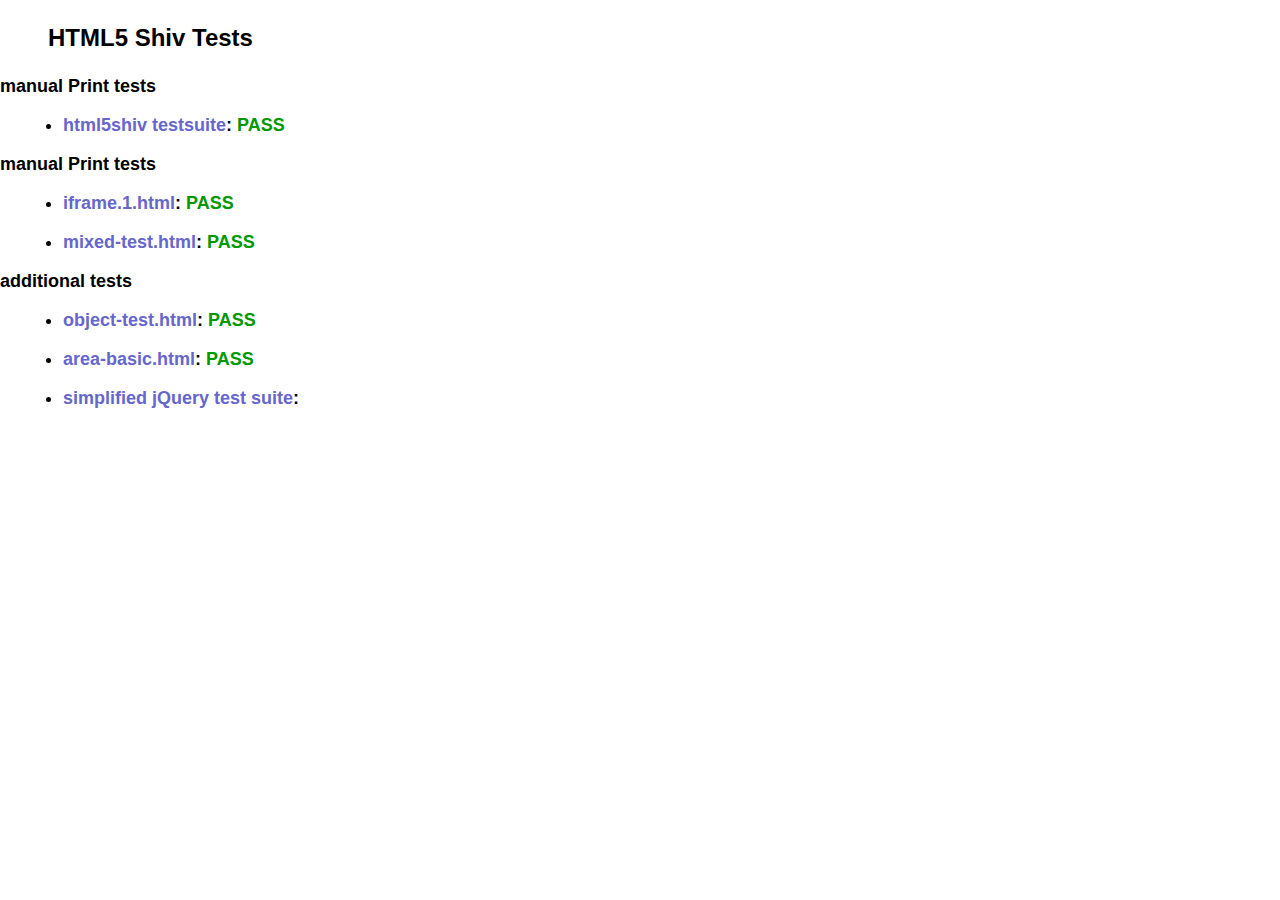
<file: ie/html5shiv/test/index.html>
<!doctype html>
<html>
	<head>
		<meta charset="utf-8">
		<title>IE&lt;9 HTML5 Shiv Tests</title>
		<link rel="stylesheet" href="style.css">
		<script src="../src/html5shiv-printshiv.js"></script>
	</head>
	<body>
		<h1>
			HTML5 Shiv Tests
		</h1>
		<h2>manual Print tests</h2>
		<ul>
			<li>
				<a href="html5shiv.html">html5shiv testsuite</a>: <span class="pass">PASS</span>
			</li>
			
		</ul>
		<h2>manual Print tests</h2>
		<ul>
			<li>
				<a href="iframe.1.html">iframe.1.html</a>: <span class="pass">PASS</span>
			</li>
			<li>
				<a href="mixed-test.html">mixed-test.html</a>: <span class="pass">PASS</span>
			</li>
			
		</ul>
		<h2>additional tests</h2>
		<ul>
			
			<li>
				<a href="object-test.html">object-test.html</a>: <span class="pass">PASS</span>
			</li>
			
			<li>
				<a href="highcharts/area-basic.html">area-basic.html</a>: <span class="pass">PASS</span>
			</li>
			<li>
				<a href="jquery-1.7.1/index.html">simplified jQuery test suite</a>:
			</li>
		</ul>
	<body>
</html>
</file>
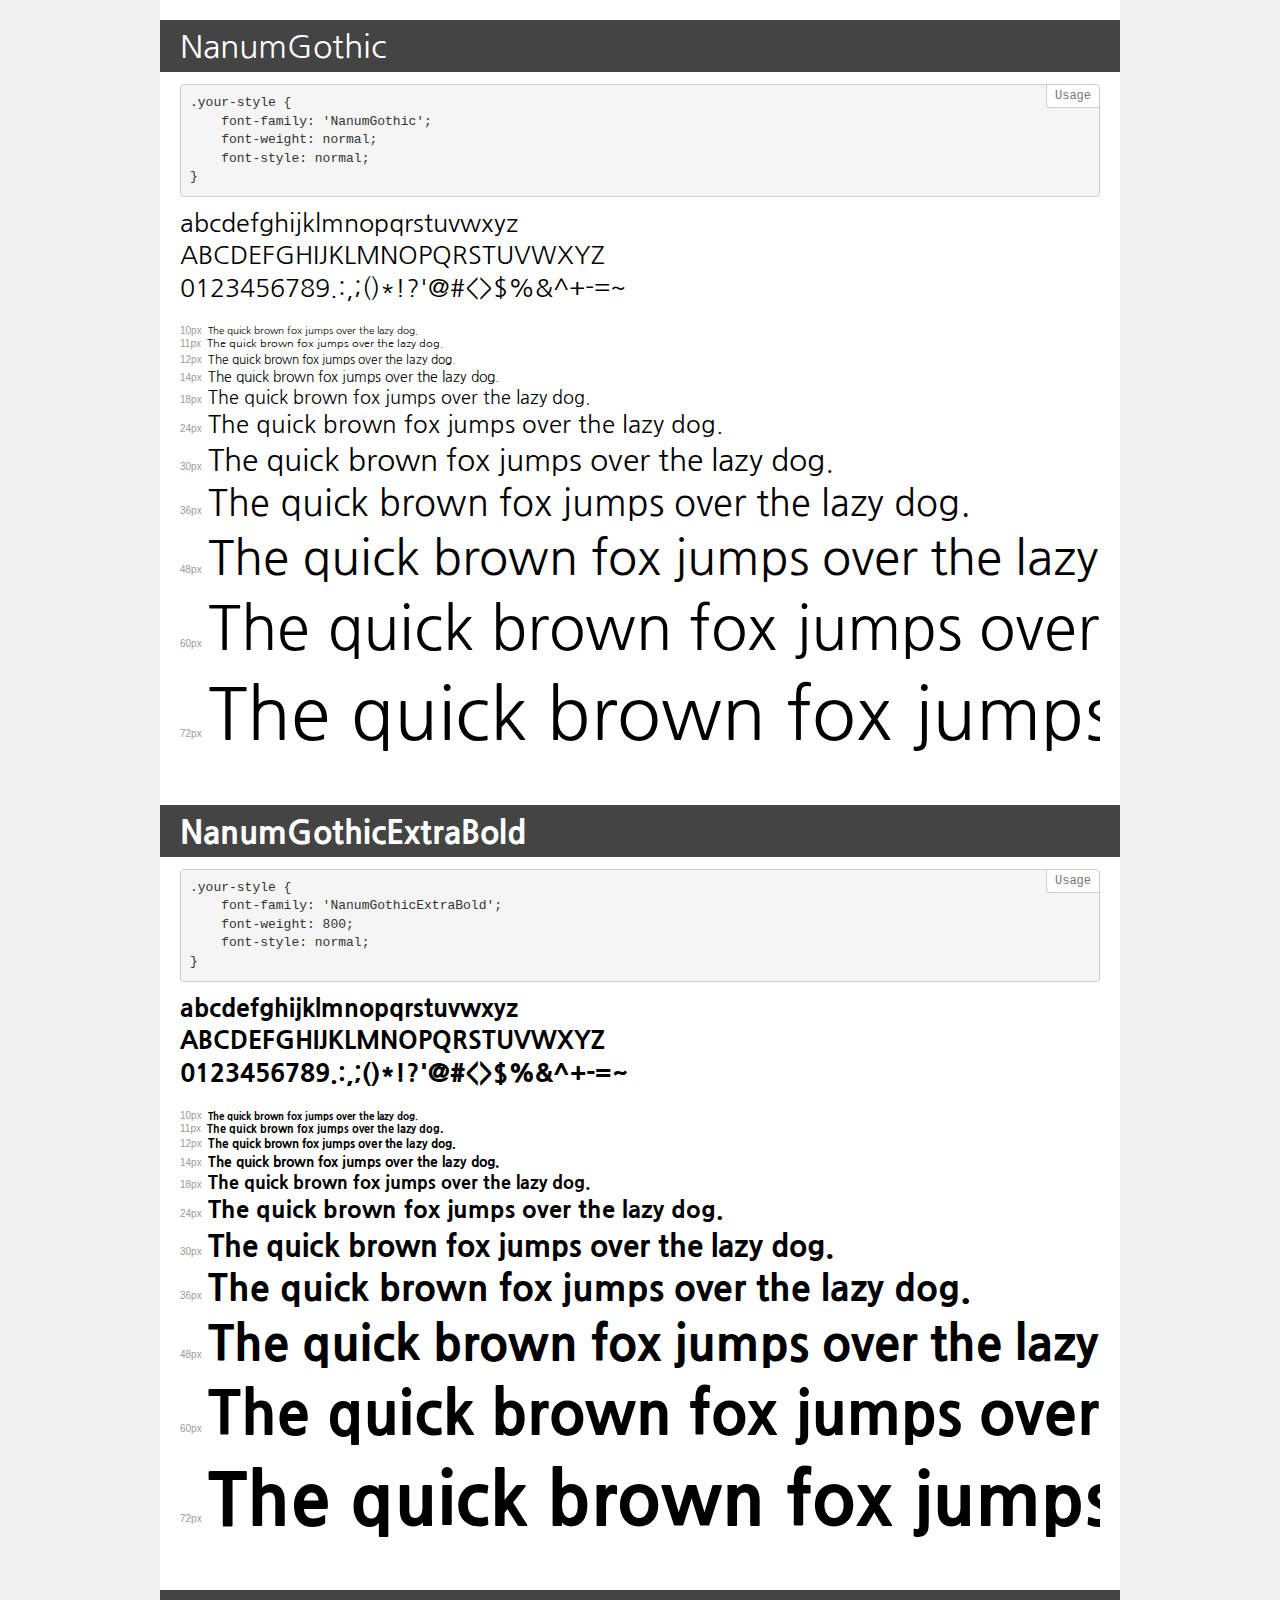
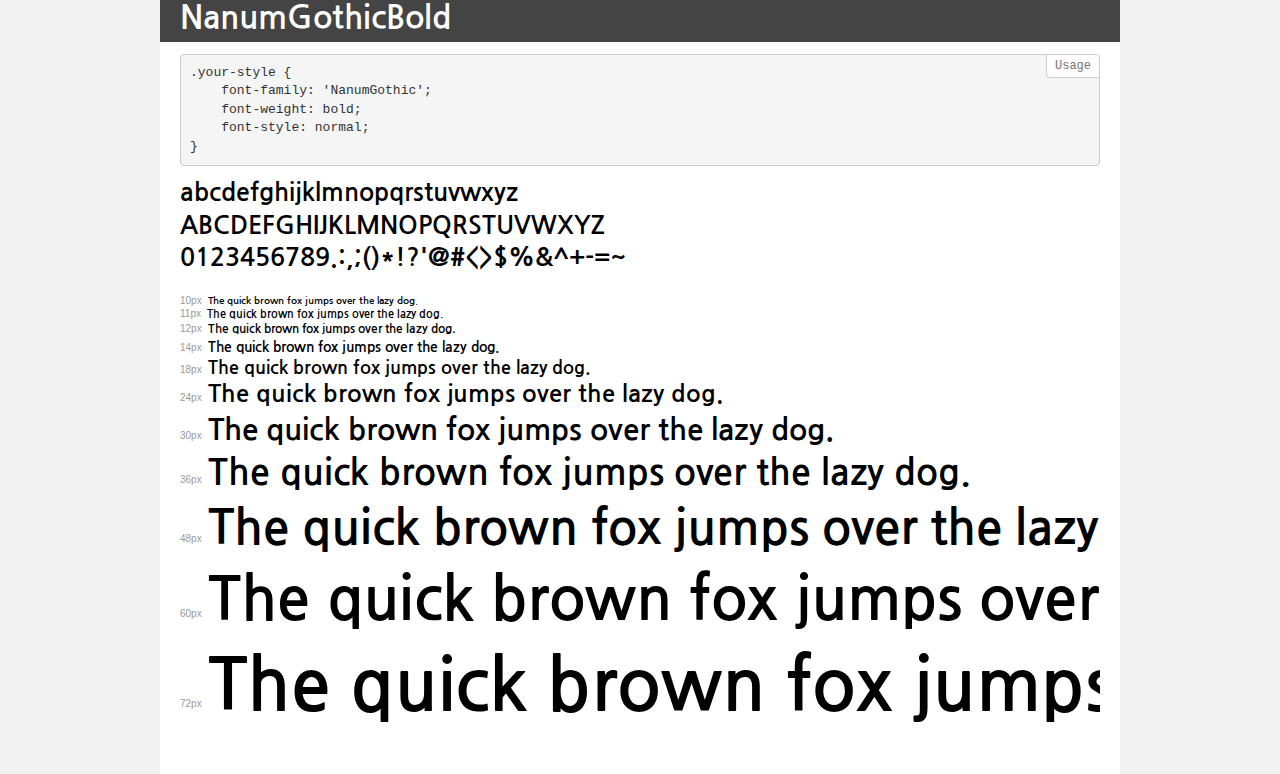
<file: fonts/demo.html>
<!DOCTYPE html>
<html>
<head>
    <meta charset="utf-8">
    <meta http-equiv="X-UA-Compatible" content="IE=edge">
    <meta name="viewport" content="width=device-width, initial-scale=1">
    <meta name="robots" content="noindex, noarchive">
    <meta name="format-detection" content="telephone=no">
    <title>Transfonter demo</title>
    <link href="stylesheet.css" rel="stylesheet">
    <style>
        /*
        http://meyerweb.com/eric/tools/css/reset/
        v2.0 | 20110126
        License: none (public domain)
        */
        html, body, div, span, applet, object, iframe,
        h1, h2, h3, h4, h5, h6, p, blockquote, pre,
        a, abbr, acronym, address, big, cite, code,
        del, dfn, em, img, ins, kbd, q, s, samp,
        small, strike, strong, sub, sup, tt, var,
        b, u, i, center,
        dl, dt, dd, ol, ul, li,
        fieldset, form, label, legend,
        table, caption, tbody, tfoot, thead, tr, th, td,
        article, aside, canvas, details, embed,
        figure, figcaption, footer, header, hgroup,
        menu, nav, output, ruby, section, summary,
        time, mark, audio, video {
            margin: 0;
            padding: 0;
            border: 0;
            font-size: 100%;
            font: inherit;
            vertical-align: baseline;
        }
        /* HTML5 display-role reset for older browsers */
        article, aside, details, figcaption, figure,
        footer, header, hgroup, menu, nav, section {
            display: block;
        }
        body {
            line-height: 1;
        }
        ol, ul {
            list-style: none;
        }
        blockquote, q {
            quotes: none;
        }
        blockquote:before, blockquote:after,
        q:before, q:after {
            content: '';
            content: none;
        }
        table {
            border-collapse: collapse;
            border-spacing: 0;
        }
        /* common styles */
        body {
            background: #f1f1f1;
            color: #000;
        }
        .page {
            background: #fff;
            width: 920px;
            margin: 0 auto;
            padding: 20px 20px 0 20px;
            overflow: hidden;
        }
        .font-container {
            overflow-x: auto;
            overflow-y: hidden;
            margin-bottom: 40px;
            line-height: 1.3;
            white-space: nowrap;
            padding-bottom: 5px;
        }
        h1 {
            position: relative;
            background: #444;
            font-size: 32px;
            color: #fff;
            padding: 10px 20px;
            margin: 0 -20px 12px -20px;
        }
        .letters {
            font-size: 25px;
            margin-bottom: 20px;
        }
        .s10:before {
            content: '10px';
        }
        .s11:before {
            content: '11px';
        }
        .s12:before {
            content: '12px';
        }
        .s14:before {
            content: '14px';
        }
        .s18:before {
            content: '18px';
        }
        .s24:before {
            content: '24px';
        }
        .s30:before {
            content: '30px';
        }
        .s36:before {
            content: '36px';
        }
        .s48:before {
            content: '48px';
        }
        .s60:before {
            content: '60px';
        }
        .s72:before {
            content: '72px';
        }
        .s10:before, .s11:before, .s12:before, .s14:before,
        .s18:before, .s24:before, .s30:before, .s36:before,
        .s48:before, .s60:before, .s72:before {
            font-family: Arial, sans-serif;
            font-size: 10px;
            font-weight: normal;
            font-style: normal;
            color: #999;
            padding-right: 6px;
        }
        pre {
            display: block;
            position: relative;
            padding: 9px;
            margin: 0 0 10px;
            font-family: Monaco, Menlo, Consolas, "Courier New", monospace !important;
            font-size: 13px;
            line-height: 1.428571429;
            color: #333;
            font-weight: normal !important;
            font-style: normal !important;
            background-color: #f5f5f5;
            border: 1px solid #ccc;
            overflow-x: auto;
            border-radius: 4px;
        }
        pre:after {
            display: block;
            position: absolute;
            right: 0;
            top: 0;
            content: 'Usage';
            line-height: 1;
            padding: 5px 8px;
            font-size: 12px;
            color: #767676;
            background-color: #fff;
            border: 1px solid #ccc;
            border-right: none;
            border-top: none;
            border-radius: 0 4px 0 4px;
            z-index: 10;
        }
        /* responsive */
        @media (max-width: 959px) {
            .page {
                width: auto;
                margin: 0;
            }
        }
    </style>
</head>
<body>
<div class="page">
    <div class="demo" style="font-family: 'NanumGothic'; font-weight: normal; font-style: normal;">
        <h1>NanumGothic</h1>
        <pre>.your-style {
    font-family: 'NanumGothic';
    font-weight: normal;
    font-style: normal;
}</pre>
        <div class="font-container">
            <p class="letters">
                abcdefghijklmnopqrstuvwxyz<br>
ABCDEFGHIJKLMNOPQRSTUVWXYZ<br>
                0123456789.:,;()*!?'@#<>$%&^+-=~
            </p>
            <p class="s10" style="font-size: 10px;">The quick brown fox jumps over the lazy dog.</p>
            <p class="s11" style="font-size: 11px;">The quick brown fox jumps over the lazy dog.</p>
            <p class="s12" style="font-size: 12px;">The quick brown fox jumps over the lazy dog.</p>
            <p class="s14" style="font-size: 14px;">The quick brown fox jumps over the lazy dog.</p>
            <p class="s18" style="font-size: 18px;">The quick brown fox jumps over the lazy dog.</p>
            <p class="s24" style="font-size: 24px;">The quick brown fox jumps over the lazy dog.</p>
            <p class="s30" style="font-size: 30px;">The quick brown fox jumps over the lazy dog.</p>
            <p class="s36" style="font-size: 36px;">The quick brown fox jumps over the lazy dog.</p>
            <p class="s48" style="font-size: 48px;">The quick brown fox jumps over the lazy dog.</p>
            <p class="s60" style="font-size: 60px;">The quick brown fox jumps over the lazy dog.</p>
            <p class="s72" style="font-size: 72px;">The quick brown fox jumps over the lazy dog.</p>
        </div>
    </div>
    <div class="demo" style="font-family: 'NanumGothicExtraBold'; font-weight: 800; font-style: normal;">
        <h1>NanumGothicExtraBold</h1>
        <pre>.your-style {
    font-family: 'NanumGothicExtraBold';
    font-weight: 800;
    font-style: normal;
}</pre>
        <div class="font-container">
            <p class="letters">
                abcdefghijklmnopqrstuvwxyz<br>
ABCDEFGHIJKLMNOPQRSTUVWXYZ<br>
                0123456789.:,;()*!?'@#<>$%&^+-=~
            </p>
            <p class="s10" style="font-size: 10px;">The quick brown fox jumps over the lazy dog.</p>
            <p class="s11" style="font-size: 11px;">The quick brown fox jumps over the lazy dog.</p>
            <p class="s12" style="font-size: 12px;">The quick brown fox jumps over the lazy dog.</p>
            <p class="s14" style="font-size: 14px;">The quick brown fox jumps over the lazy dog.</p>
            <p class="s18" style="font-size: 18px;">The quick brown fox jumps over the lazy dog.</p>
            <p class="s24" style="font-size: 24px;">The quick brown fox jumps over the lazy dog.</p>
            <p class="s30" style="font-size: 30px;">The quick brown fox jumps over the lazy dog.</p>
            <p class="s36" style="font-size: 36px;">The quick brown fox jumps over the lazy dog.</p>
            <p class="s48" style="font-size: 48px;">The quick brown fox jumps over the lazy dog.</p>
            <p class="s60" style="font-size: 60px;">The quick brown fox jumps over the lazy dog.</p>
            <p class="s72" style="font-size: 72px;">The quick brown fox jumps over the lazy dog.</p>
        </div>
    </div>
    <div class="demo" style="font-family: 'NanumGothic'; font-weight: bold; font-style: normal;">
        <h1>NanumGothicBold</h1>
        <pre>.your-style {
    font-family: 'NanumGothic';
    font-weight: bold;
    font-style: normal;
}</pre>
        <div class="font-container">
            <p class="letters">
                abcdefghijklmnopqrstuvwxyz<br>
ABCDEFGHIJKLMNOPQRSTUVWXYZ<br>
                0123456789.:,;()*!?'@#<>$%&^+-=~
            </p>
            <p class="s10" style="font-size: 10px;">The quick brown fox jumps over the lazy dog.</p>
            <p class="s11" style="font-size: 11px;">The quick brown fox jumps over the lazy dog.</p>
            <p class="s12" style="font-size: 12px;">The quick brown fox jumps over the lazy dog.</p>
            <p class="s14" style="font-size: 14px;">The quick brown fox jumps over the lazy dog.</p>
            <p class="s18" style="font-size: 18px;">The quick brown fox jumps over the lazy dog.</p>
            <p class="s24" style="font-size: 24px;">The quick brown fox jumps over the lazy dog.</p>
            <p class="s30" style="font-size: 30px;">The quick brown fox jumps over the lazy dog.</p>
            <p class="s36" style="font-size: 36px;">The quick brown fox jumps over the lazy dog.</p>
            <p class="s48" style="font-size: 48px;">The quick brown fox jumps over the lazy dog.</p>
            <p class="s60" style="font-size: 60px;">The quick brown fox jumps over the lazy dog.</p>
            <p class="s72" style="font-size: 72px;">The quick brown fox jumps over the lazy dog.</p>
        </div>
    </div>
</div>
</body>
</html>
</file>
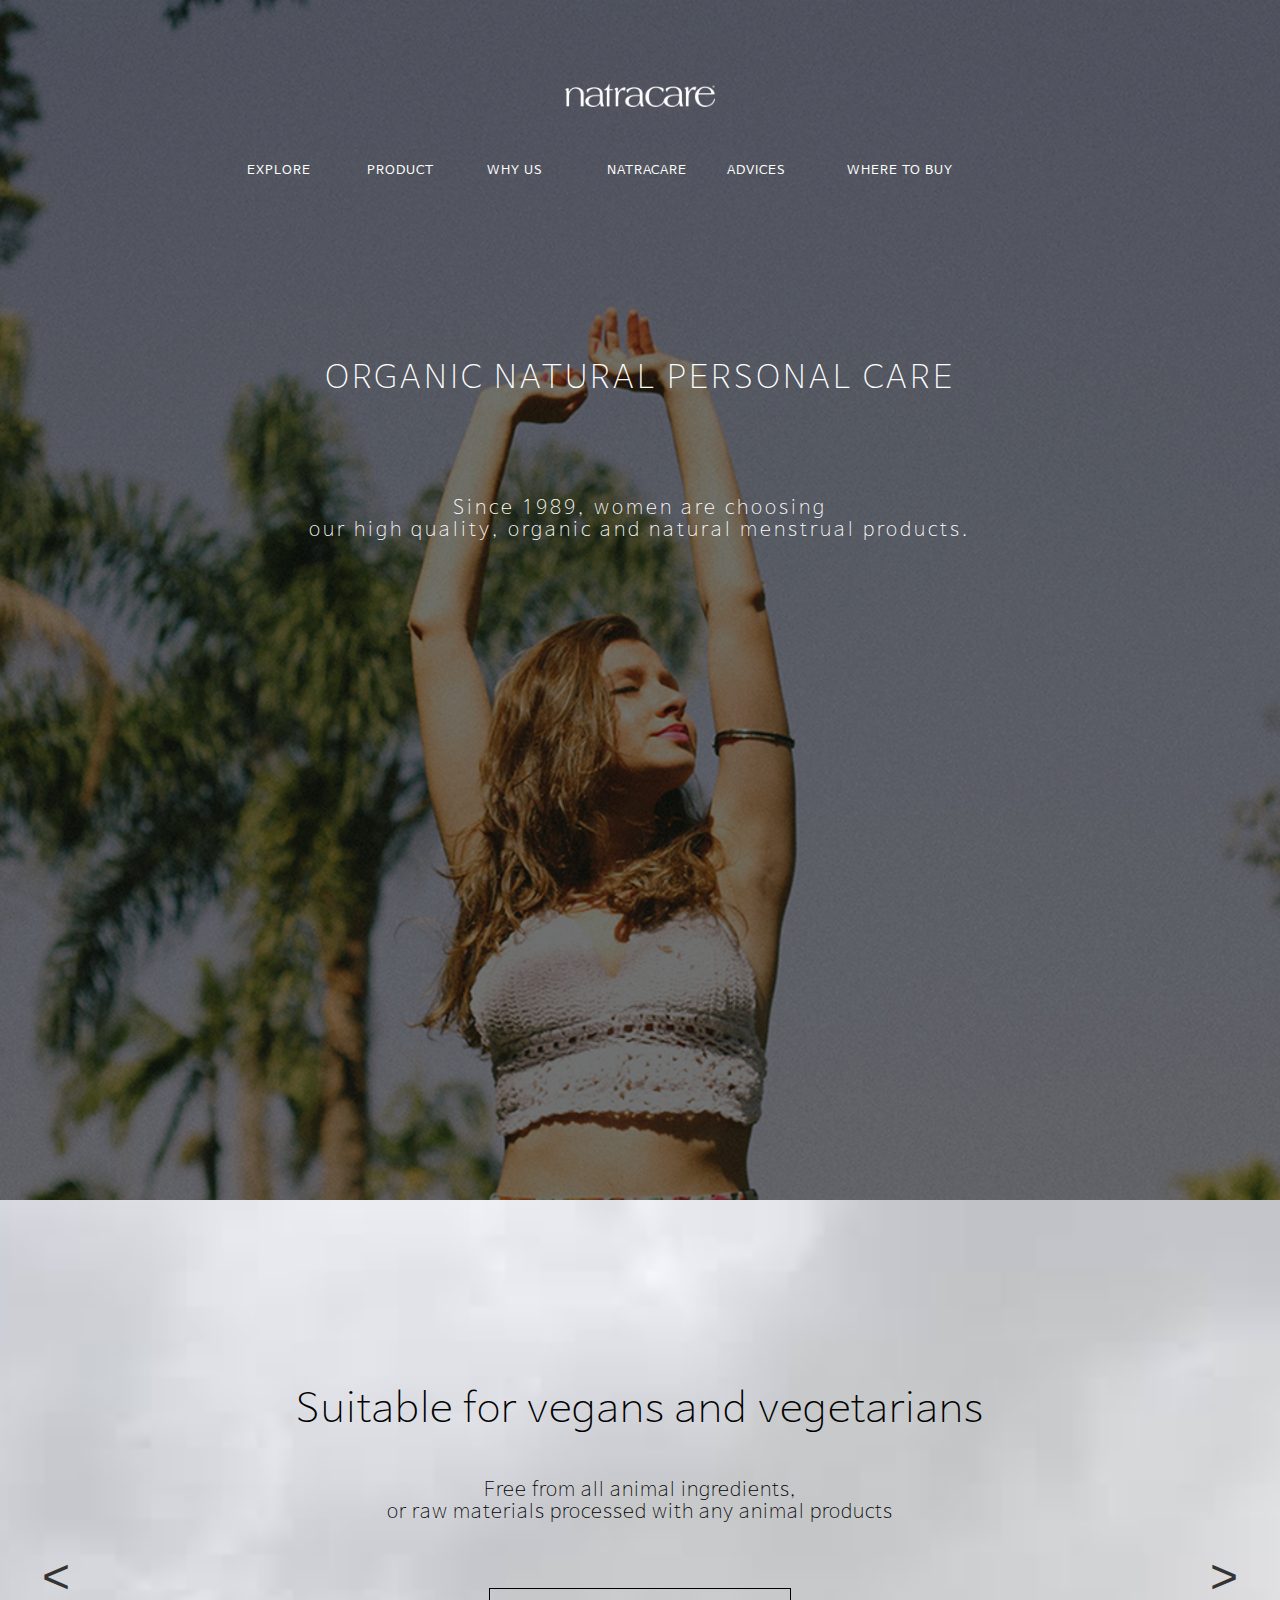
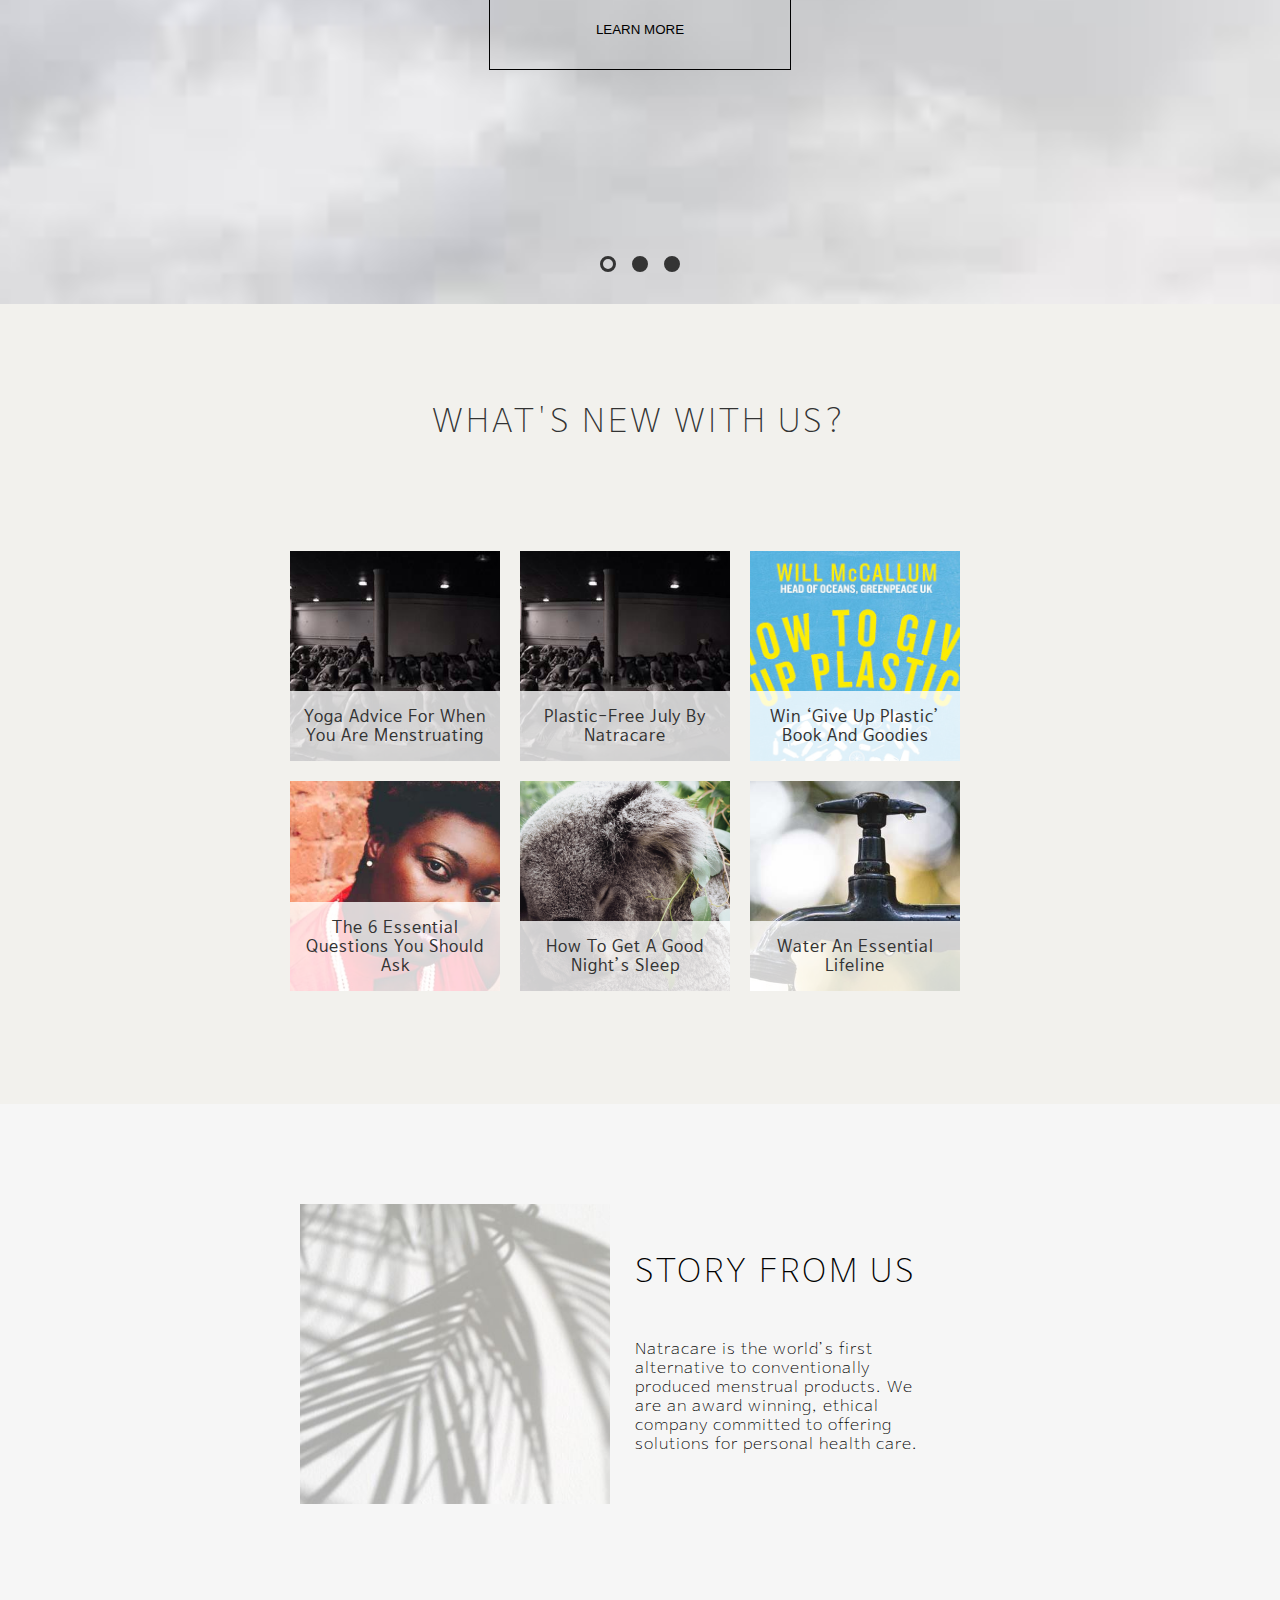
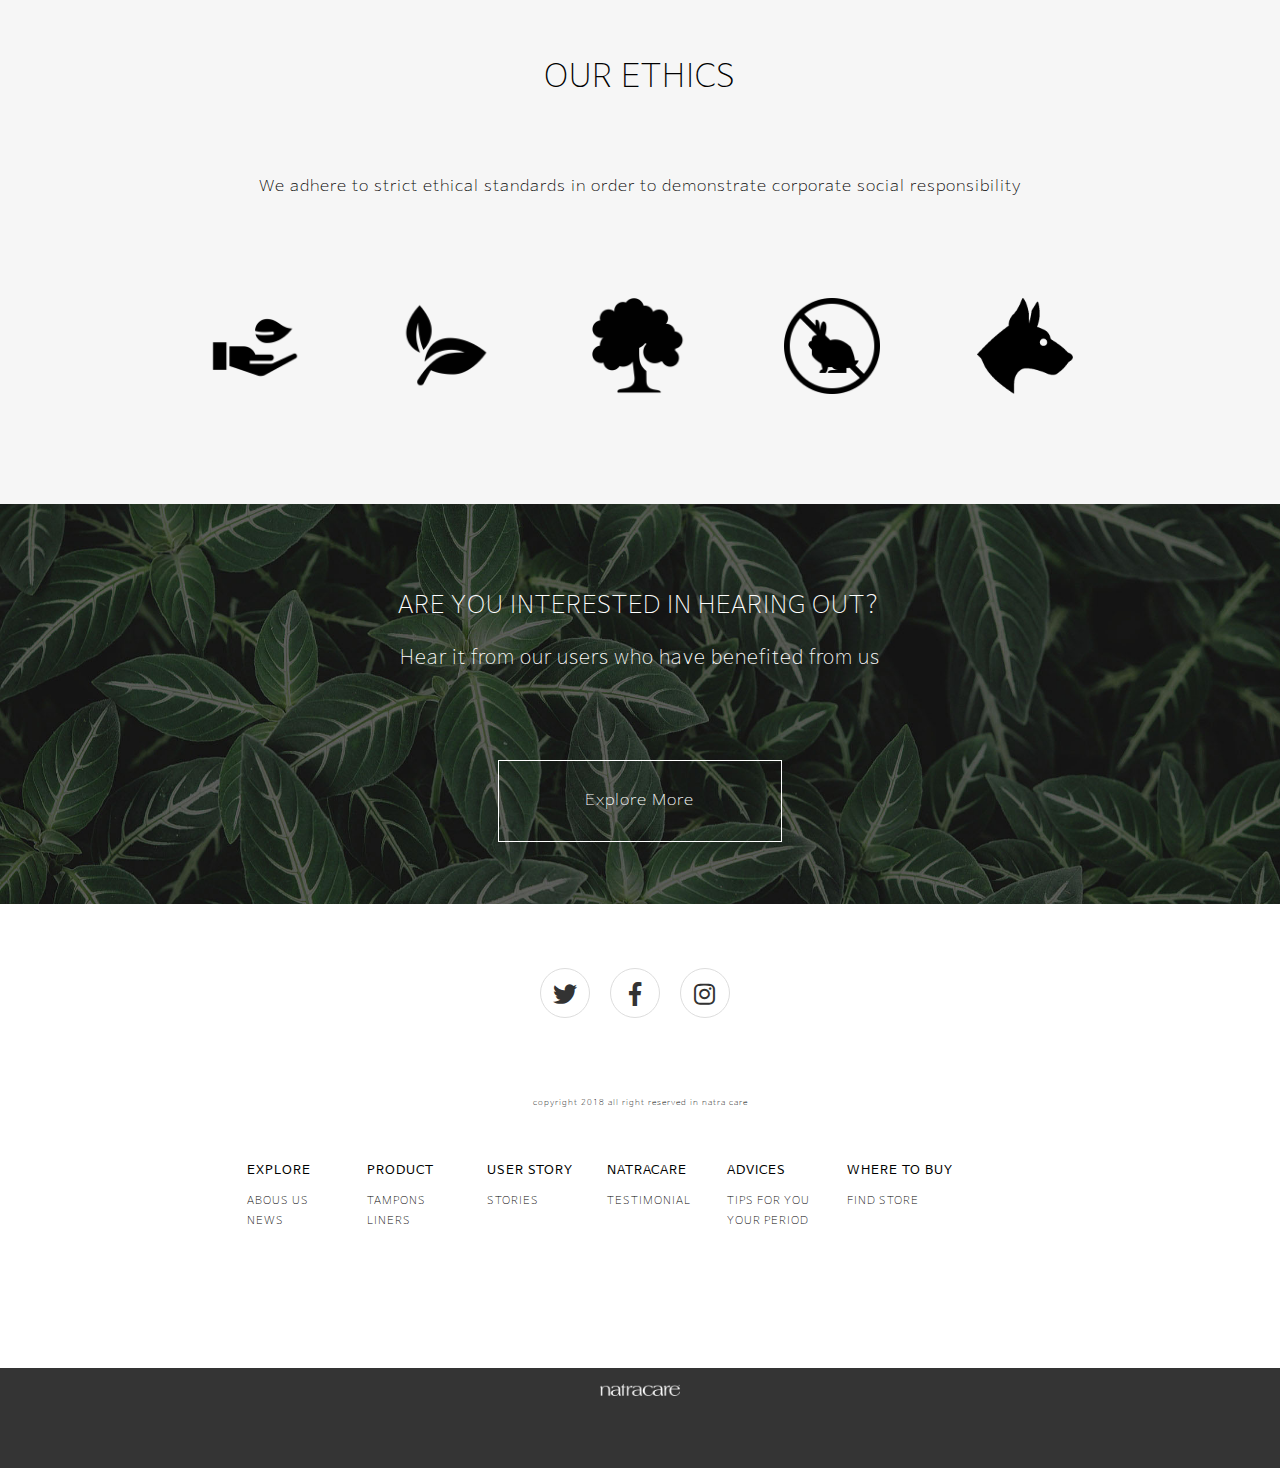
<file: html/natra_main.html>
<!DOCTYPE html>
<!-- natra_main.html -->
<html lang="ko-KR">

<head>
  <meta charset="UTF-8">
  <meta http-equiv="X-UA-Compatible" content="IE=edge" />
  <!-- meta:vp -->
  <link rel="stylesheet" href="../fontawesome5/css/all.css" />
  <link rel="stylesheet" href="../fonts/nanum/stylesheet.css" />
  <link rel="stylesheet" href="../css/base/reset.css" />
  <link rel="stylesheet" href="../css/src/natra_all.css" />
  <!--  ie 조건부 주석  -->
  <!-- [if lte IE 9]>
	<script src="../ie/html5shiv/dist/html5shiv.min.js"></script>
	<script src="../ie/pie/PIE_IE9.js"></script>
	<![endif]-->
  <!-- favicon -->
  <link rel="shortcut icon" type="image/x-icon" href="../favicon.png">
  <link rel="apple-touch-icon" href="../favicon.png" />
  <title>natra main</title>
</head>

<body>
  <!-- layout -->
  <div id="wrap">
	<!-- headBox -->
	<header id="headBox">
	  <div id=logoBox>
		<h1>
		  <a href="#"> <span class="hidden">Natra Care</span> </a>
		</h1>
	  </div>
	  
	  <p id="organic">
		 organic natural personal care
	  </p>
	  <p id="sub">
		Since 1989, women are choosing <br /> our high quality, organic and natural menstrual products.
	  </p>

	  <div id="gnb_wrap">
		<div class="gnb_btn">
		  <button type="button" ><!-- class="active" -->
			<i class="icon"></i>
			<span class="hidden">btn</span>
			</button>
      </div>

		<div id="gnb_1" class="hidden">
		  <h2 class="hidden">global navigation</h2>
		  <ul class="clearfix">
			<li><h3><a href="#">explore</a></h3></li>
			<li><h3><a href="#">product</a></h3></li>
			<li><h3><a href="#">user story</a></h3></li>
			<li><h3><a href="#">natracare</a></h3></li>
			<li><h3><a href="#">advices</a></h3></li>
			<li><h3><a href="#">where to buy</a></h3></li>
		  </ul>
		</div>
	  </div> 

	  <div id="gnb">
		<ul>
		  <li>
			<a href="#">explore</a>
			<ol>
			  <li><a href="#">abous us</a></li>
			  <li><a href="#">news</a></li>
			</ol>
		  </li>
		  <li>
			<a href="#">product</a>
			<ol>
			  <li><a href="#">tampons</a></li>
			  <li><a href="#">liners</a></li>
			</ol>
		  </li>
		  <li>
			<a href="natra_why.html">why us</a>
			<ol>
			  <li><a href="#">stories</a></li>
			</ol>
		  </li>
		  <li>
			<a href="#">natracare</a>
			<ol>
			  <li><a href="natra_testimonial.html">testimonial</a>
			  </li>
			</ol>
		  </li>
		  <li>
			<a href="#">advices</a>
			<ol>
			  <li><a href="#">tips for you</a></li>
			  <li><a href="#">your period</a></li>
			</ol>
		  </li>
		  <li>
			<a href="#">where to buy</a>
			<ol>
			  <li><a href="#">find store</a></li>
			</ol>
		  </li>
		</ul>
	  </div>

	</header>

	<!-- whybox -->
	    <section class="banner">
      <h2 class="hidden">slide banner</h2>
      <!-- indicator 영역 정리 -->

        <div class="slide_btn">
          <button type="button" class="prev_btn">
            <span class="hidden">이전 광고보기</span>
          </button>
          <button type="button" class="next_btn">
            <span class="hidden">다음 광고보기</span>
          </button>
        </div>

      <div class="btn">
        <ul class="hidden_wrap indicator clearfix">
          <li class="active"><a href="#"><span>배너 1</span></a></li>
          <li><a href="#"><span>배너 2</span></a></li>
          <li><a href="#"><span>배너 3</span></a></li>
        </ul>
      </div>


      <div class="banner_box">
        <div class="banner_wrap">
          <div class="banner_01 active">
          	<span class="hidden">banner_01</span>
          	<p>Suitable for vegans and vegetarians</p>
          	<p>Free from all animal ingredients, <br />
			or raw materials processed with any animal products</p>
			<div class=learnBtn>
			<button type="button">Learn More</button>
			</div>
          </div>
          <div class="banner_02">
          	<span class="hidden">banner_02</span>
          	<p>Organic 100% cotton natural material</p>
          	<p>Natracare wipes are free from parabens, <br />
			many of which have been linked to skin irritation.</p>
			<div class=learnBtn>
			<button type="button">Learn More</button>
			</div>
          </div>
          <div class="banner_03">
          	<span class="hidden">banner_03</span>
          	<p> Totally Chlorine Free</p>
          	<p>Totally Chlorine Free is a certified method to avoid <br />
			toxic chemicals and by-products.</p>
			<div class=learnBtn>
			<button type="button">Try out</button>
			</div>
          </div>
          <div class="banner_04">
          	<span class="hidden">banner_04</span>
          	<p>90% Conventional sanitary pads</p>
          	<p>Natracare leaves a soft footprint on the earth.</p>
          	<div class=learnBtn>
			<button type="button">Explore More</button>
			</div>
          </div>
        </div>
      </div>
    </section>
<!-- 	<section id="whyBox">
	  <h2><span class="hidden">Why Natracare?</span></h2>
	  <div id="bBox">
	  	<div id="banner_wrap">
	  		<div id="banner_01 active">
				<h2>90% conventional sanitary pads</h2>
				<p>Free from all animal ingredients, <br /> or raw materials processed with any animal products</p>
			</div>
			<div id="banner_02">
				<h2>90% conventional sanitary pads</h2>
				<p>Free from all animal ingredients, <br /> or raw materials processed with any animal products</p>
			</div>
			<div id="banner_03">
				<h2>90% conventional sanitary pads</h2>
				<p>Free from all animal ingredients, <br /> or raw materials processed with any animal products</p>
			</div>
		<section id="more">
		  <a href="#">
		  <p>learn more</p>
		  </a>
		</section>
		<div id="btn">
		  <button type="button" id="prevBtn">
		<span class="hidden">previous button</span>
		</button>
		  <button type="button" id="nextBtn">
		<span class="hidden">next button</span>
		</button>
		</div>
	  </div>
	</section> -->

	<!-- newsBox -->
	<section id="newsBox">
	  <h2><span class="hidden"></span>
		<a href="#">What's new with us?</a></h2>
	  <ul>
		<li id="news1"><a href="#"><span>Yoga advice for  when you are menstruating</span></a></li>
		<li id="news2"><a href="#"><span>Plastic-Free July  by Natracare</span></a></li>
		<li id="news3"><a href="#"><span>Win ‘Give Up Plastic’  Book and Goodies </span></a></li>
		<li id="news4"><a href="#"><span>The 6 Essential Questions  You should ask</span></a></li>
		<li id="news5"><a href="#"><span> How To Get  A Good Night’s Sleep</span></a></li>
		<li id="news6"><a href="#"><span> Water  An Essential Lifeline</span></a></li>
	  </ul>
	</section>
	<!-- storyBox -->
	<article id="storyBox"> <span class="hidden">story</span>
	  <div id="story">
		<div id="storyPic"></div>
		<div id="storyArti">
		  <h2>Story from us</h2>
		  <p>Natracare is the world’s first alternative to conventionally produced menstrual products. We are an award winning, ethical company committed to offering solutions for personal health care.</p>
		</div>
	  </div>
	</article>
	<!-- ethicBox -->
	<section id="ethicBox"><span class="hidden">ethic</span>
	  <div id="ethicArti">
		<h2>our ethics</h2>
		<p>We adhere to strict ethical standards in order to demonstrate corporate social responsibility</p>
	  </div>
	  <ul>
		<li><a href="#"></a></li>
		<li><a href="#"></a></li>
		<li><a href="#"></a></li>
		<li><a href="#"></a></li>
		<li><a href="#"></a></li>
	  </ul>
	</section>
	<!-- bannerBox -->
	<section id="bannerBox">
	  <h2>are you interested in hearing out?</h2>
	  <h3>Hear it from our users who have benefited from us</h3>
	  <div id="explore">
		<a href="#">
		  <!-- 수정~~~~~~~~~~~~~~~~~~~~~!!! -->
		  <p>explore more</p>
		</a>
	  </div>
	</section>
	<!-- footBox -->
	<footer id="footBox">
	  <!-- h는 어디에??????? -->
	  <span class="hidden">footer</span>
	  <div id="footBox1">
		<div id="sns">
		  <ul>
			<li>
			  <a href="#" class="fab fa-twitter">
				<!-- 내용입력해주세요~~~ -->
			  </a>
			</li>
			<li>
			  <a href="#" class="fab fa-facebook-f">
				<!-- 내용입력해주세요~~~ -->
			  </a>
			</li>
			<li>
			  <a href="#" class="fab fa-instagram">
				<!-- 내용입력해주세요~~~ -->
			  </a>
			</li>
		  </ul>
		</div>
		<p>copyright 2018 all right reserved in natra care</p>
		<div id="wrap_fnb">
		  <!-- h는 어디에??????? , 여기는 무엇이??? -->
		</div>
		<div id="fnb">
		  <!-- h는 어디에??????? -->
		  <ul>
			<li>
			  <a href="#">explore</a>
			  <ol>
				<li><a href="#">abous us</a></li>
				<li><a href="#">news</a></li>
			  </ol>
			</li>
			<li>
			  <a href="#">product</a>
			  <ol>
				<li><a href="#">tampons</a></li>
				<li><a href="#">liners</a></li>
			  </ol>
			</li>
			<li>
			  <a href="#">user story</a>
			  <ol>
				<li><a href="#">stories</a></li>
			  </ol>
			</li>
			<li>
			  <a href="#">natracare</a>
			  <ol>
				<li><a href="#">testimonial</a>
				</li>
			  </ol>
			</li>
			<li>
			  <a href="#">advices</a>
			  <ol>
				<li><a href="#">tips for you</a></li>
				<li><a href="#">your period</a></li>
			  </ol>
			</li>
			<li>
			  <a href="#">where to buy</a>
			  <ol>
				<li><a href="#">find store</a></li>
			  </ol>
			</li>
		  </ul>
		</div>
	  </div>

	  <div id="footBox2">
		<h2>
		  <a href="#"><span class="hidden">company information</span></a>
		</h2>
	  </div>
	  <!-- address ?? -->
	</footer>
  </div>
  <script src="../js/base/jquery-3.3.1.min.js"></script>
  <script src="../js/base/jquery-3.3.1.min.js"></script>
  <script src="../js/src/natra_main.js"></script>
</body>

</html>
</file>
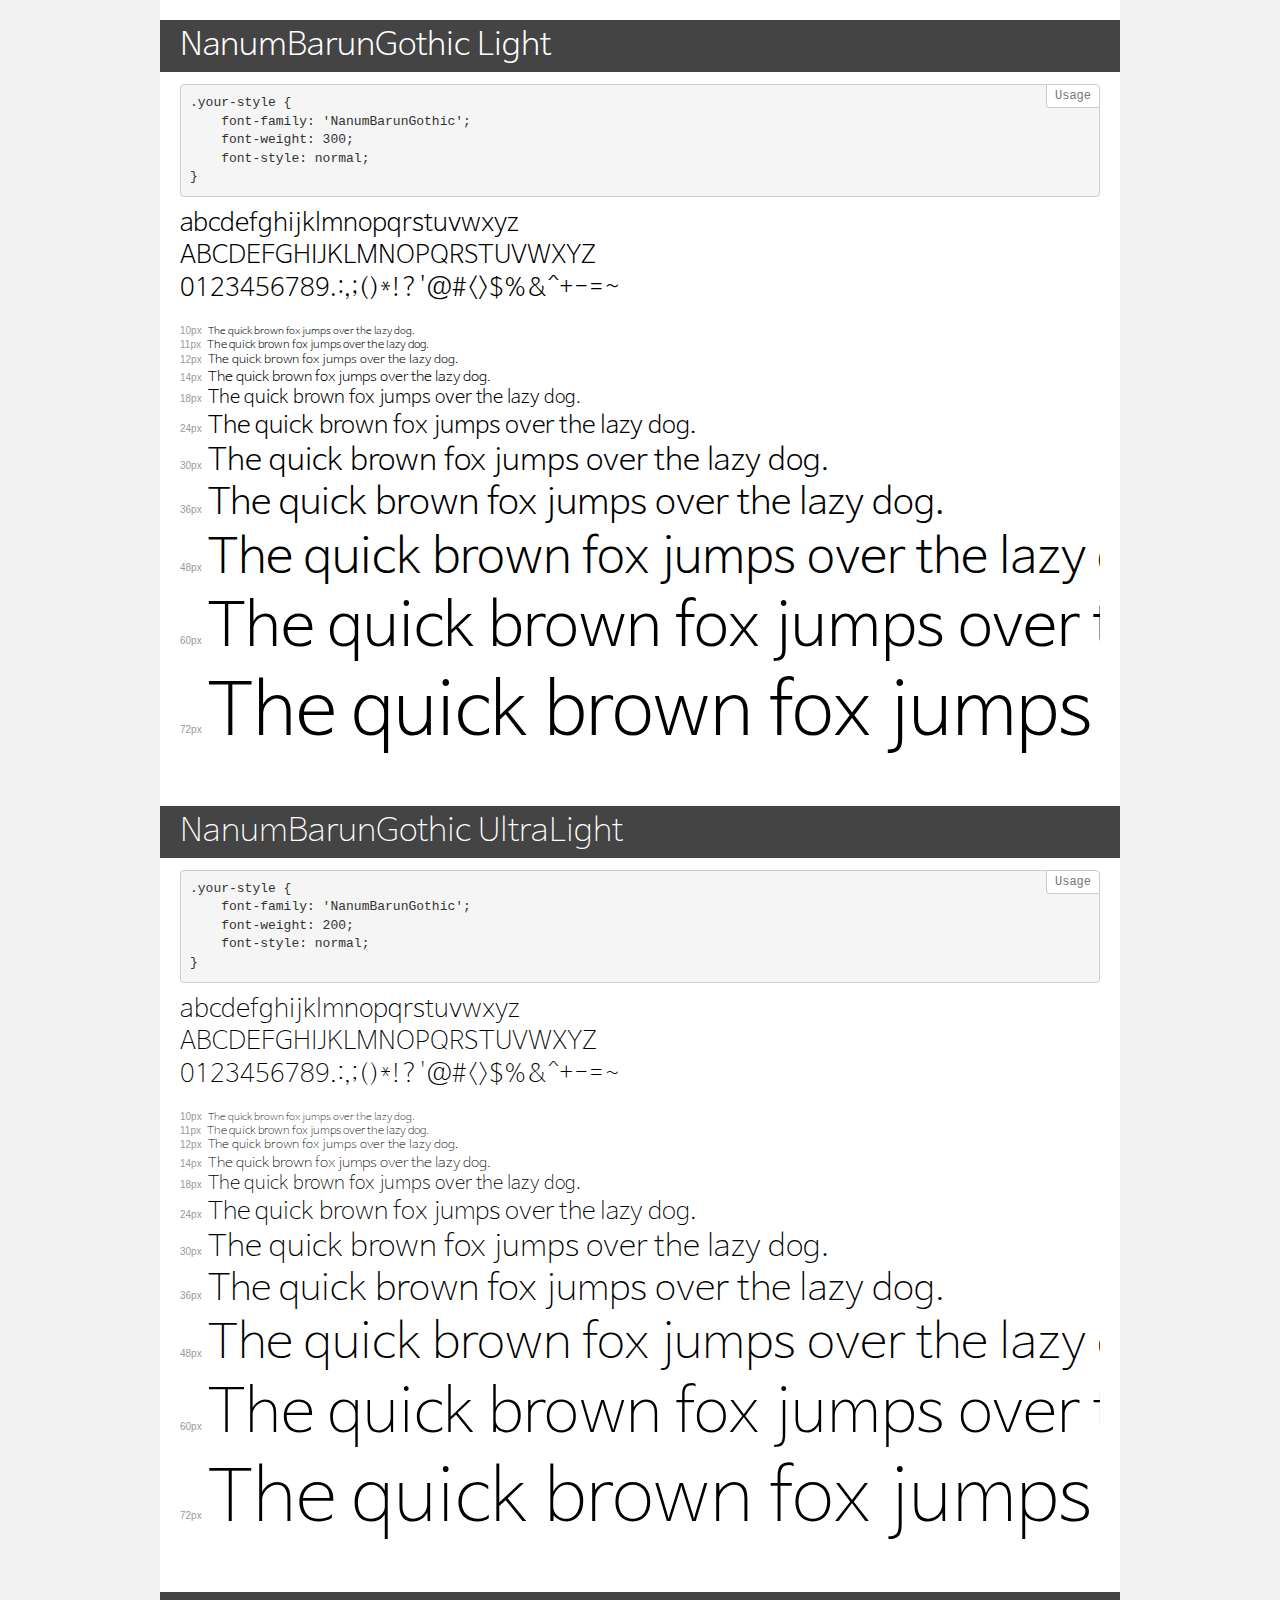
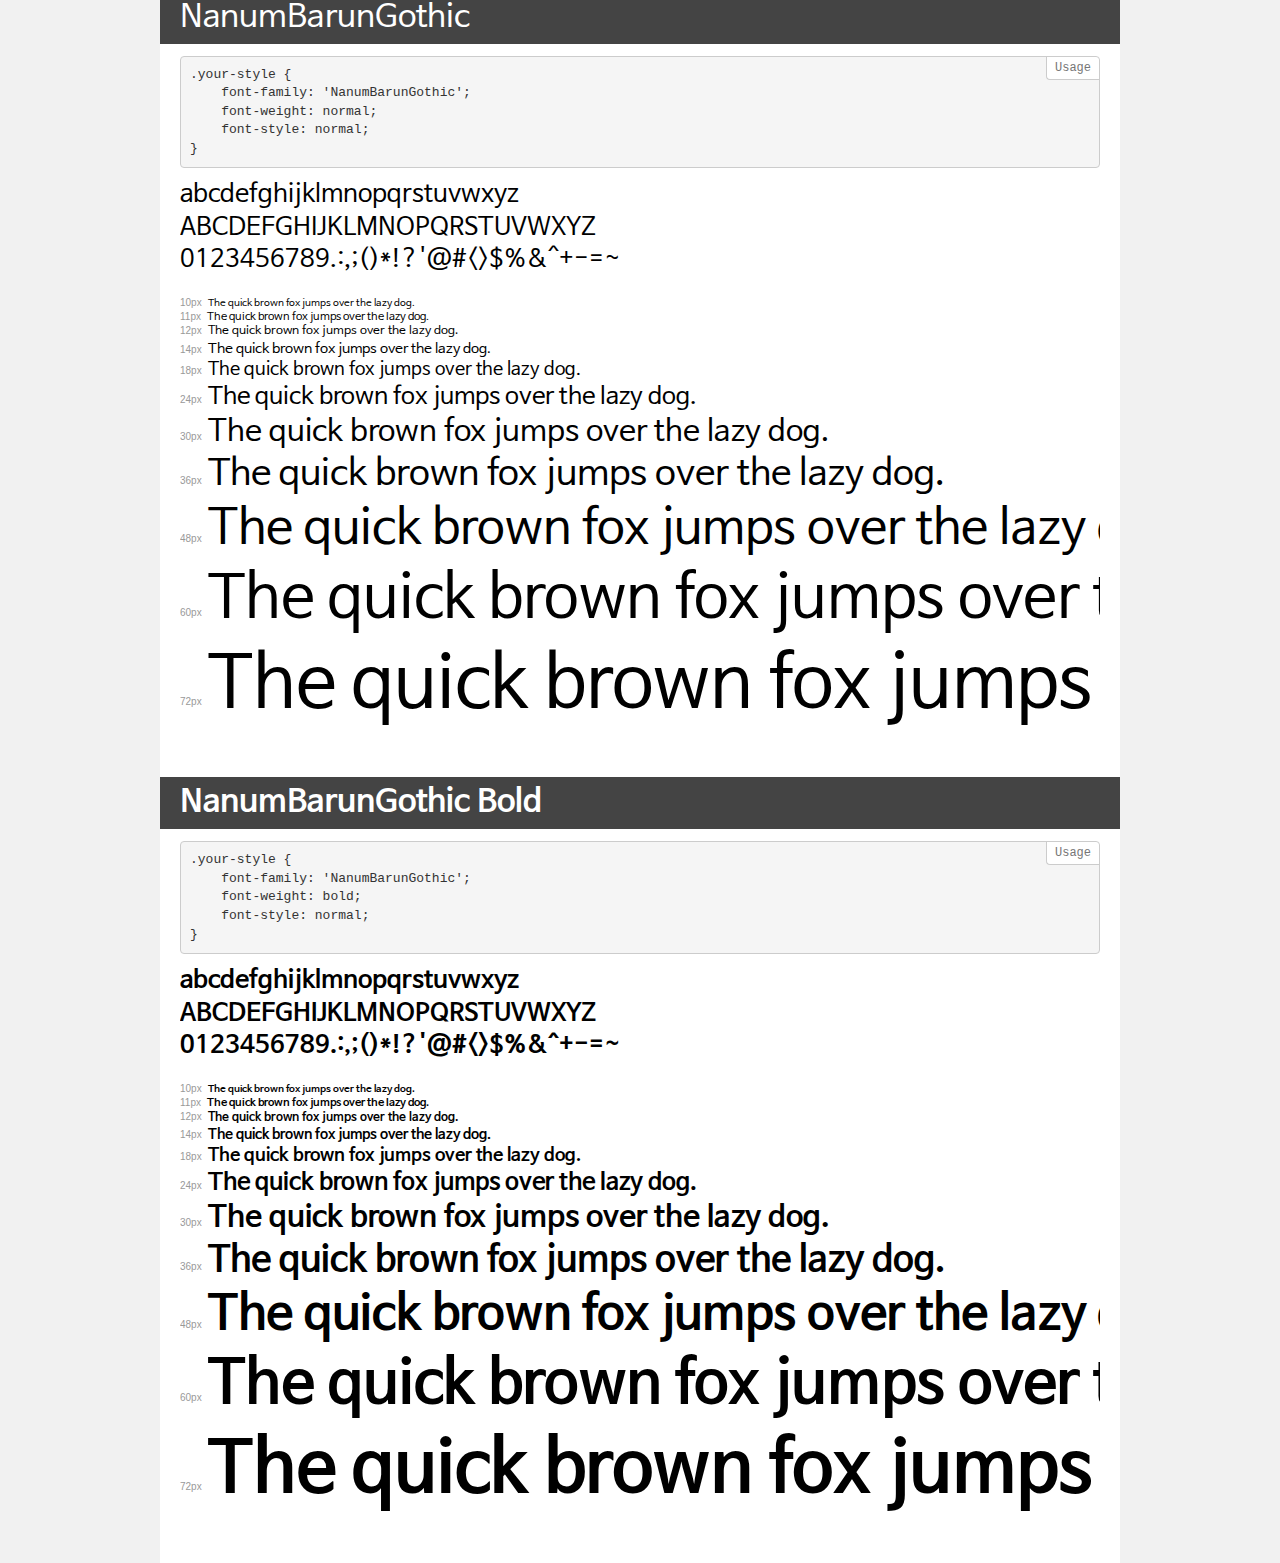
<file: fonts/nanum/demo.html>
<!DOCTYPE html>
<html>
<head>
    <meta charset="utf-8">
    <meta http-equiv="X-UA-Compatible" content="IE=edge">
    <meta name="viewport" content="width=device-width, initial-scale=1">
    <meta name="robots" content="noindex, noarchive">
    <meta name="format-detection" content="telephone=no">
    <title>Transfonter demo</title>
    <link href="stylesheet.css" rel="stylesheet">
    <style>
        /*
        http://meyerweb.com/eric/tools/css/reset/
        v2.0 | 20110126
        License: none (public domain)
        */
        html, body, div, span, applet, object, iframe,
        h1, h2, h3, h4, h5, h6, p, blockquote, pre,
        a, abbr, acronym, address, big, cite, code,
        del, dfn, em, img, ins, kbd, q, s, samp,
        small, strike, strong, sub, sup, tt, var,
        b, u, i, center,
        dl, dt, dd, ol, ul, li,
        fieldset, form, label, legend,
        table, caption, tbody, tfoot, thead, tr, th, td,
        article, aside, canvas, details, embed,
        figure, figcaption, footer, header, hgroup,
        menu, nav, output, ruby, section, summary,
        time, mark, audio, video {
            margin: 0;
            padding: 0;
            border: 0;
            font-size: 100%;
            font: inherit;
            vertical-align: baseline;
        }
        /* HTML5 display-role reset for older browsers */
        article, aside, details, figcaption, figure,
        footer, header, hgroup, menu, nav, section {
            display: block;
        }
        body {
            line-height: 1;
        }
        ol, ul {
            list-style: none;
        }
        blockquote, q {
            quotes: none;
        }
        blockquote:before, blockquote:after,
        q:before, q:after {
            content: '';
            content: none;
        }
        table {
            border-collapse: collapse;
            border-spacing: 0;
        }
        /* common styles */
        body {
            background: #f1f1f1;
            color: #000;
        }
        .page {
            background: #fff;
            width: 920px;
            margin: 0 auto;
            padding: 20px 20px 0 20px;
            overflow: hidden;
        }
        .font-container {
            overflow-x: auto;
            overflow-y: hidden;
            margin-bottom: 40px;
            line-height: 1.3;
            white-space: nowrap;
            padding-bottom: 5px;
        }
        h1 {
            position: relative;
            background: #444;
            font-size: 32px;
            color: #fff;
            padding: 10px 20px;
            margin: 0 -20px 12px -20px;
        }
        .letters {
            font-size: 25px;
            margin-bottom: 20px;
        }
        .s10:before {
            content: '10px';
        }
        .s11:before {
            content: '11px';
        }
        .s12:before {
            content: '12px';
        }
        .s14:before {
            content: '14px';
        }
        .s18:before {
            content: '18px';
        }
        .s24:before {
            content: '24px';
        }
        .s30:before {
            content: '30px';
        }
        .s36:before {
            content: '36px';
        }
        .s48:before {
            content: '48px';
        }
        .s60:before {
            content: '60px';
        }
        .s72:before {
            content: '72px';
        }
        .s10:before, .s11:before, .s12:before, .s14:before,
        .s18:before, .s24:before, .s30:before, .s36:before,
        .s48:before, .s60:before, .s72:before {
            font-family: Arial, sans-serif;
            font-size: 10px;
            font-weight: normal;
            font-style: normal;
            color: #999;
            padding-right: 6px;
        }
        pre {
            display: block;
            position: relative;
            padding: 9px;
            margin: 0 0 10px;
            font-family: Monaco, Menlo, Consolas, "Courier New", monospace !important;
            font-size: 13px;
            line-height: 1.428571429;
            color: #333;
            font-weight: normal !important;
            font-style: normal !important;
            background-color: #f5f5f5;
            border: 1px solid #ccc;
            overflow-x: auto;
            border-radius: 4px;
        }
        pre:after {
            display: block;
            position: absolute;
            right: 0;
            top: 0;
            content: 'Usage';
            line-height: 1;
            padding: 5px 8px;
            font-size: 12px;
            color: #767676;
            background-color: #fff;
            border: 1px solid #ccc;
            border-right: none;
            border-top: none;
            border-radius: 0 4px 0 4px;
            z-index: 10;
        }
        /* responsive */
        @media (max-width: 959px) {
            .page {
                width: auto;
                margin: 0;
            }
        }
    </style>
</head>
<body>
<div class="page">
    <div class="demo" style="font-family: 'NanumBarunGothic'; font-weight: 300; font-style: normal;">
        <h1>NanumBarunGothic Light</h1>
        <pre>.your-style {
    font-family: 'NanumBarunGothic';
    font-weight: 300;
    font-style: normal;
}</pre>
        <div class="font-container">
            <p class="letters">
                abcdefghijklmnopqrstuvwxyz<br>
ABCDEFGHIJKLMNOPQRSTUVWXYZ<br>
                0123456789.:,;()*!?'@#<>$%&^+-=~
            </p>
            <p class="s10" style="font-size: 10px;">The quick brown fox jumps over the lazy dog.</p>
            <p class="s11" style="font-size: 11px;">The quick brown fox jumps over the lazy dog.</p>
            <p class="s12" style="font-size: 12px;">The quick brown fox jumps over the lazy dog.</p>
            <p class="s14" style="font-size: 14px;">The quick brown fox jumps over the lazy dog.</p>
            <p class="s18" style="font-size: 18px;">The quick brown fox jumps over the lazy dog.</p>
            <p class="s24" style="font-size: 24px;">The quick brown fox jumps over the lazy dog.</p>
            <p class="s30" style="font-size: 30px;">The quick brown fox jumps over the lazy dog.</p>
            <p class="s36" style="font-size: 36px;">The quick brown fox jumps over the lazy dog.</p>
            <p class="s48" style="font-size: 48px;">The quick brown fox jumps over the lazy dog.</p>
            <p class="s60" style="font-size: 60px;">The quick brown fox jumps over the lazy dog.</p>
            <p class="s72" style="font-size: 72px;">The quick brown fox jumps over the lazy dog.</p>
        </div>
    </div>
    <div class="demo" style="font-family: 'NanumBarunGothic'; font-weight: 200; font-style: normal;">
        <h1>NanumBarunGothic UltraLight</h1>
        <pre>.your-style {
    font-family: 'NanumBarunGothic';
    font-weight: 200;
    font-style: normal;
}</pre>
        <div class="font-container">
            <p class="letters">
                abcdefghijklmnopqrstuvwxyz<br>
ABCDEFGHIJKLMNOPQRSTUVWXYZ<br>
                0123456789.:,;()*!?'@#<>$%&^+-=~
            </p>
            <p class="s10" style="font-size: 10px;">The quick brown fox jumps over the lazy dog.</p>
            <p class="s11" style="font-size: 11px;">The quick brown fox jumps over the lazy dog.</p>
            <p class="s12" style="font-size: 12px;">The quick brown fox jumps over the lazy dog.</p>
            <p class="s14" style="font-size: 14px;">The quick brown fox jumps over the lazy dog.</p>
            <p class="s18" style="font-size: 18px;">The quick brown fox jumps over the lazy dog.</p>
            <p class="s24" style="font-size: 24px;">The quick brown fox jumps over the lazy dog.</p>
            <p class="s30" style="font-size: 30px;">The quick brown fox jumps over the lazy dog.</p>
            <p class="s36" style="font-size: 36px;">The quick brown fox jumps over the lazy dog.</p>
            <p class="s48" style="font-size: 48px;">The quick brown fox jumps over the lazy dog.</p>
            <p class="s60" style="font-size: 60px;">The quick brown fox jumps over the lazy dog.</p>
            <p class="s72" style="font-size: 72px;">The quick brown fox jumps over the lazy dog.</p>
        </div>
    </div>
    <div class="demo" style="font-family: 'NanumBarunGothic'; font-weight: normal; font-style: normal;">
        <h1>NanumBarunGothic</h1>
        <pre>.your-style {
    font-family: 'NanumBarunGothic';
    font-weight: normal;
    font-style: normal;
}</pre>
        <div class="font-container">
            <p class="letters">
                abcdefghijklmnopqrstuvwxyz<br>
ABCDEFGHIJKLMNOPQRSTUVWXYZ<br>
                0123456789.:,;()*!?'@#<>$%&^+-=~
            </p>
            <p class="s10" style="font-size: 10px;">The quick brown fox jumps over the lazy dog.</p>
            <p class="s11" style="font-size: 11px;">The quick brown fox jumps over the lazy dog.</p>
            <p class="s12" style="font-size: 12px;">The quick brown fox jumps over the lazy dog.</p>
            <p class="s14" style="font-size: 14px;">The quick brown fox jumps over the lazy dog.</p>
            <p class="s18" style="font-size: 18px;">The quick brown fox jumps over the lazy dog.</p>
            <p class="s24" style="font-size: 24px;">The quick brown fox jumps over the lazy dog.</p>
            <p class="s30" style="font-size: 30px;">The quick brown fox jumps over the lazy dog.</p>
            <p class="s36" style="font-size: 36px;">The quick brown fox jumps over the lazy dog.</p>
            <p class="s48" style="font-size: 48px;">The quick brown fox jumps over the lazy dog.</p>
            <p class="s60" style="font-size: 60px;">The quick brown fox jumps over the lazy dog.</p>
            <p class="s72" style="font-size: 72px;">The quick brown fox jumps over the lazy dog.</p>
        </div>
    </div>
    <div class="demo" style="font-family: 'NanumBarunGothic'; font-weight: bold; font-style: normal;">
        <h1>NanumBarunGothic Bold</h1>
        <pre>.your-style {
    font-family: 'NanumBarunGothic';
    font-weight: bold;
    font-style: normal;
}</pre>
        <div class="font-container">
            <p class="letters">
                abcdefghijklmnopqrstuvwxyz<br>
ABCDEFGHIJKLMNOPQRSTUVWXYZ<br>
                0123456789.:,;()*!?'@#<>$%&^+-=~
            </p>
            <p class="s10" style="font-size: 10px;">The quick brown fox jumps over the lazy dog.</p>
            <p class="s11" style="font-size: 11px;">The quick brown fox jumps over the lazy dog.</p>
            <p class="s12" style="font-size: 12px;">The quick brown fox jumps over the lazy dog.</p>
            <p class="s14" style="font-size: 14px;">The quick brown fox jumps over the lazy dog.</p>
            <p class="s18" style="font-size: 18px;">The quick brown fox jumps over the lazy dog.</p>
            <p class="s24" style="font-size: 24px;">The quick brown fox jumps over the lazy dog.</p>
            <p class="s30" style="font-size: 30px;">The quick brown fox jumps over the lazy dog.</p>
            <p class="s36" style="font-size: 36px;">The quick brown fox jumps over the lazy dog.</p>
            <p class="s48" style="font-size: 48px;">The quick brown fox jumps over the lazy dog.</p>
            <p class="s60" style="font-size: 60px;">The quick brown fox jumps over the lazy dog.</p>
            <p class="s72" style="font-size: 72px;">The quick brown fox jumps over the lazy dog.</p>
        </div>
    </div>
</div>
</body>
</html>
</file>
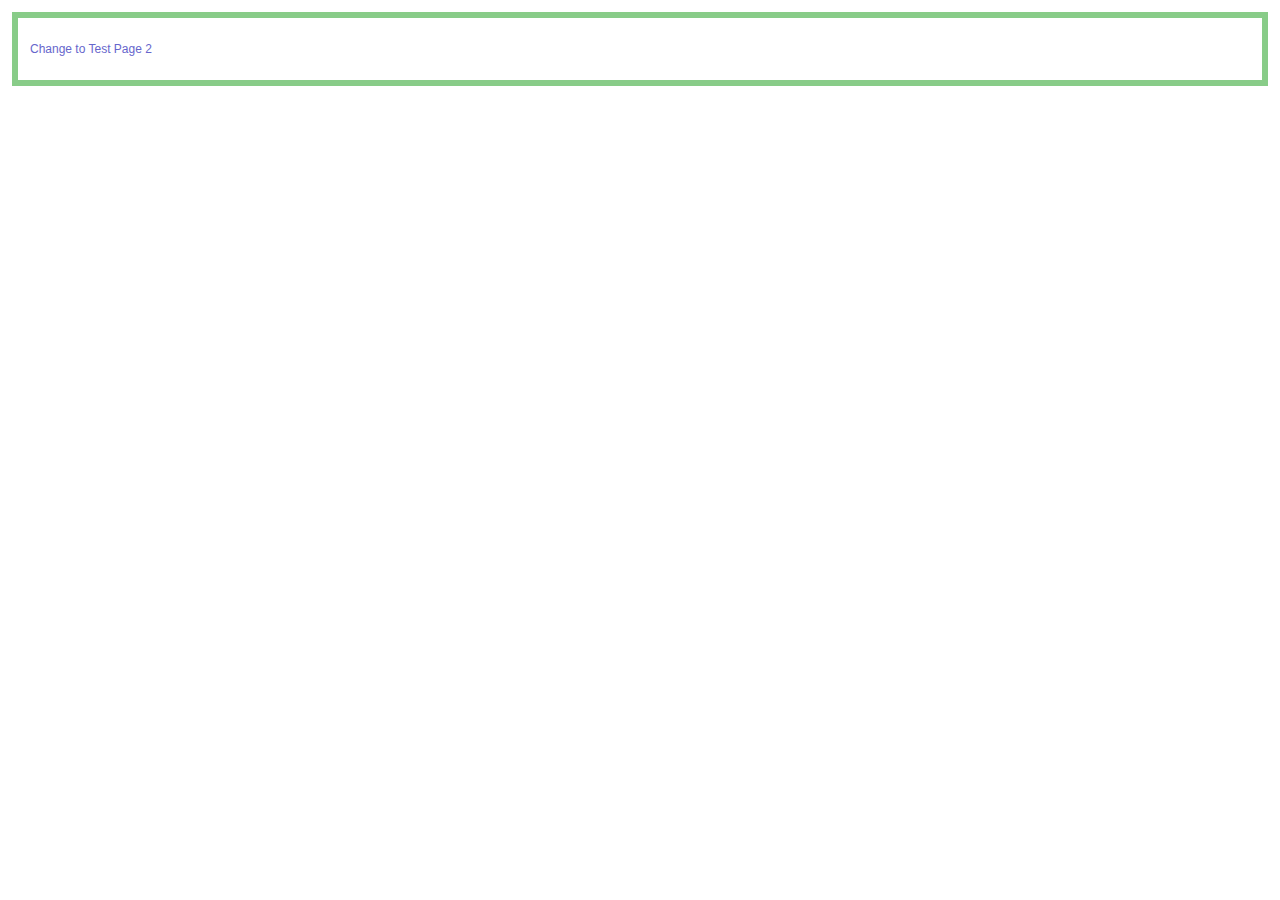
<file: ie/html5shiv/test/iframe.1-1.html>
<!doctype html>
<html>
	<head>
		<meta charset="utf-8">
		<title>Test 1</title>
		<link rel="stylesheet" href="style.css">
		<script src="../src/html5shiv-printshiv.js"></script>
	</head>
	<body>
		<section>
			<p><a href="iframe.1-2.html">Change to Test Page 2</a></p>
		</section>
	</body>
</html>
</file>
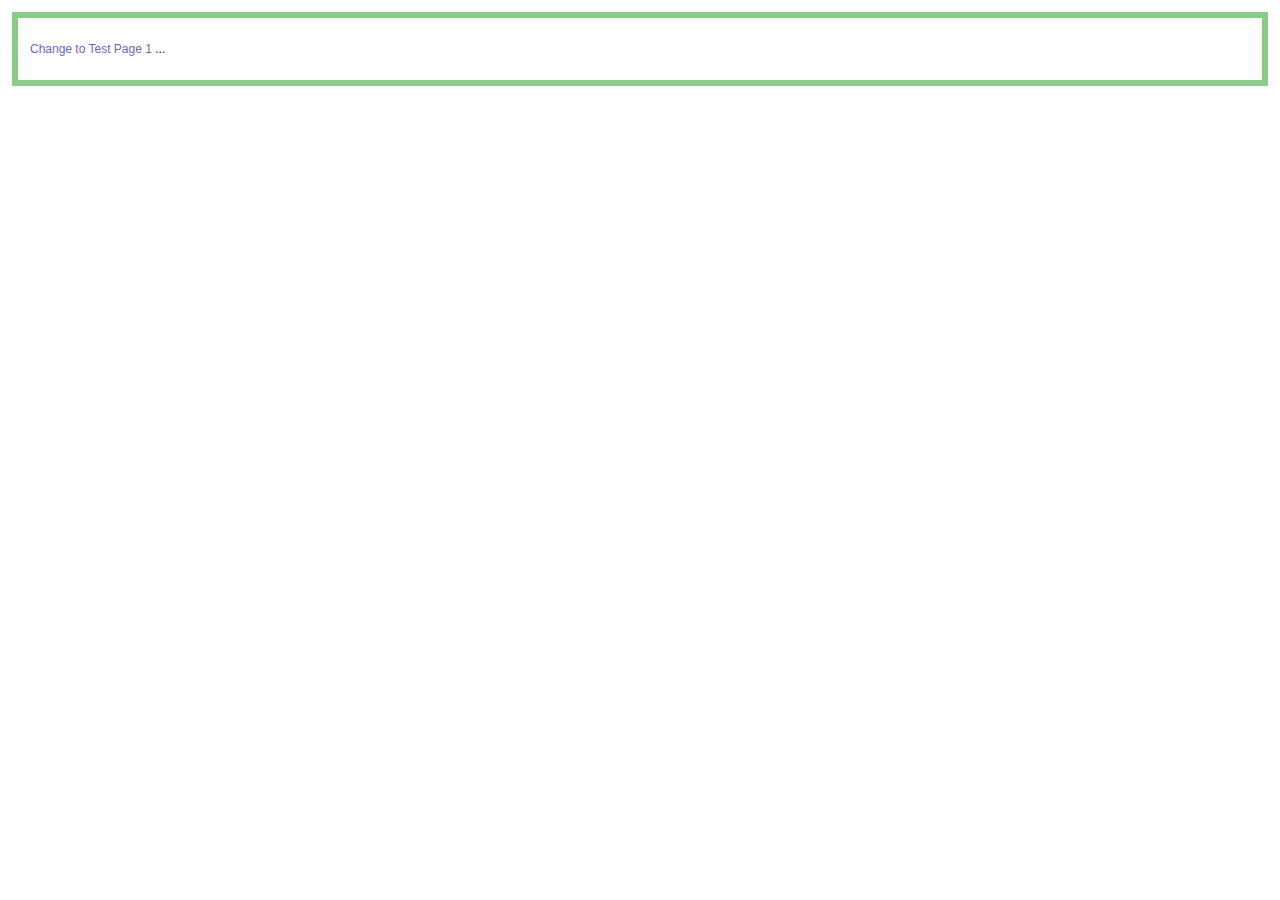
<file: ie/html5shiv/test/iframe.1-2.html>
<!doctype html>
<html>
	<head>
		<meta charset="utf-8">
		<title>Test 2</title>
		<link rel="stylesheet" href="style.css">
		<script src="../src/html5shiv-printshiv.js"></script>
	<body>
		<section>
			<p><a href="iframe.1-1.html">Change to Test Page 1</a> <span contenteditable>...</span></p>
		</section>
	</body>
</html>
</file>
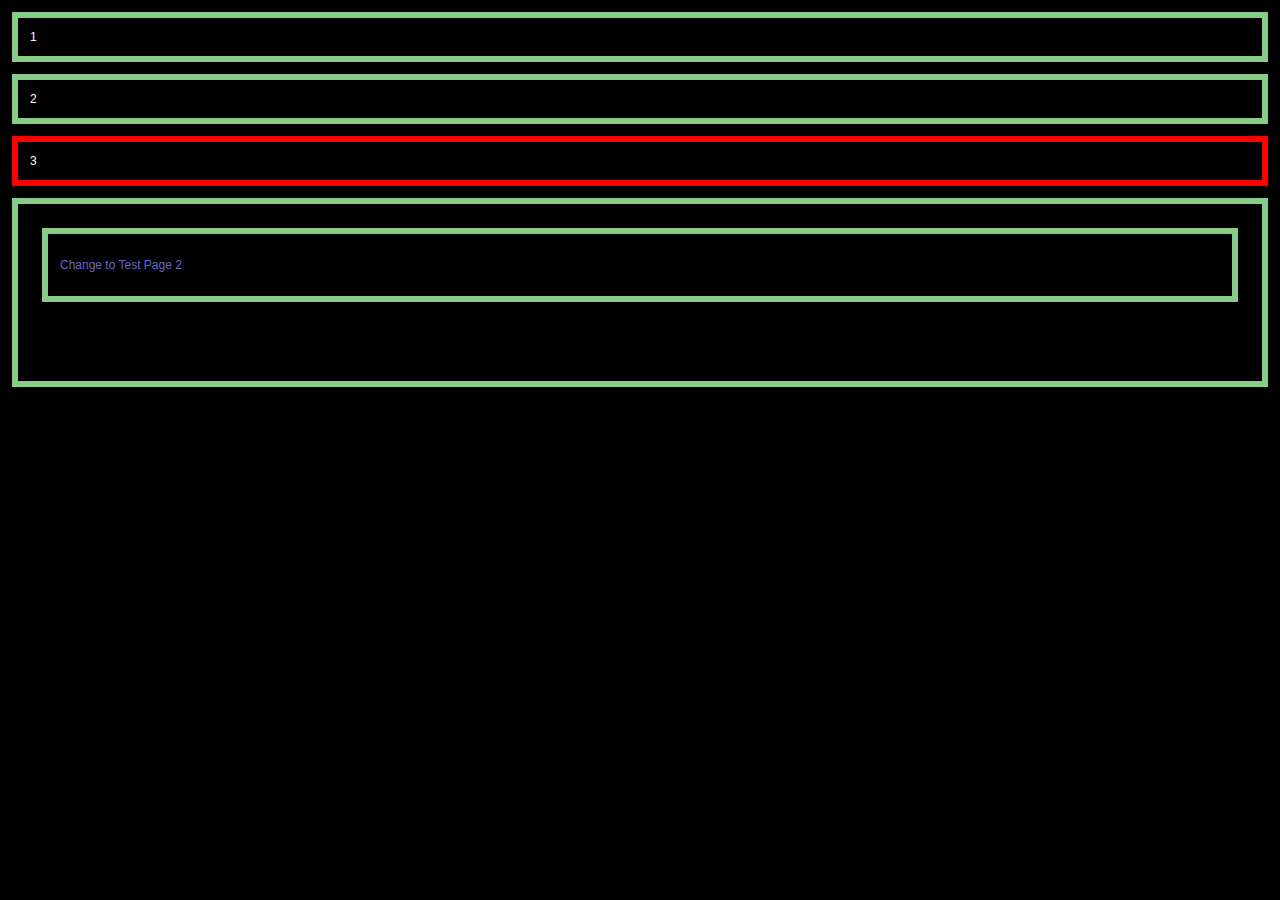
<file: ie/html5shiv/test/iframe.1.html>
<!doctype html>
<html>
	<head>
		<meta charset="utf-8">
		<title>HTML5Shiv</title>
		<link rel="stylesheet" href="style.css">
		<style>
			body {
				color: #fff;
				background: url(data/body-crash.jpg);
			}
		</style>
		<script src="../src/html5shiv-printshiv.js"></script>
		<script src="//use.typekit.com/fbz1vwc.js"></script>
		<script>
			Typekit.load();
		</script>
	</head>
	<body>
		<section>1</section>
		<section>2</section>
		<section style="border-color: red;">3</section>
		<section>
			<iframe src="iframe.1-1.html" style="width:100%;height:100%;" frameborder="0"></iframe>
		</section>
	</body>
</html>
</file>
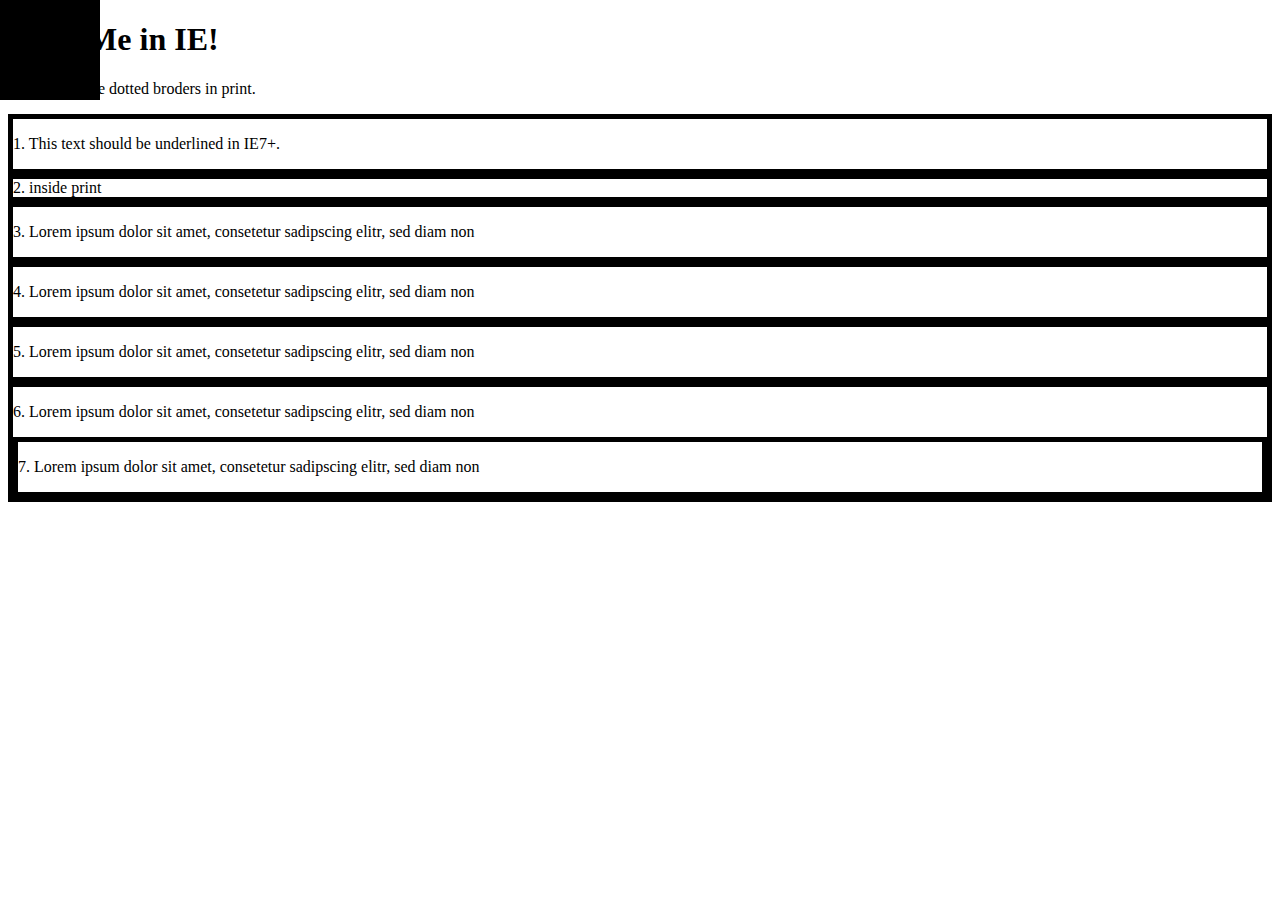
<file: ie/html5shiv/test/mixed-test.html>
<!doctype html>
<html>
	<head>
		<meta charset="utf-8">
		<title>IEPP Test Suite</title>
		<link rel="stylesheet" href="data/inline-mixed-media.css">
		<link rel="stylesheet" href="data/inline-print-media.css">
		<link rel="stylesheet" href="data/print.css" media="print">
		<link rel="stylesheet" href="data/screen.css" media="screen, projection">
		<link rel="stylesheet" href="data/print-styles.css" media="print">
		<style>
			body {
				background: url(data/body-crash.jpg) no-repeat;
			}
		</style>
		<style>
			form {
				margin: 0;
			}
			article#inline-print {
				border: 5px solid #000;
			}
			section div article {
				border: 5px solid #000;
			}
			section[data-article="article"] {
				border: 5px solid #000;
			}
		</style>
		<style media="print">
			article#inline-print {
				border: 5px dotted #000;
			}
			section div article {
				border: 5px dotted #000;
			}
			section[data-article="article"] {
				border: 5px dotted #000;
			}
			p+article {
				text-decoration: underline;
			}
		</style>
		<script src="../src/html5shiv-printshiv.js"></script>
		
		<script src="//use.typekit.com/fbz1vwc.js"></script>
		<script>
			Typekit.load();
		</script>
	</head>
	<body id="print-body-id" class="print-body-class">
		<h1>
			Print Me in IE!
		</h1>
		<p>You should see dotted broders in print.</p>
		<article class="inline-mixed-media">
			<p>
				1. This text should be underlined in IE7+.
			</p>
		</article>
		<article class="inline-print-media">
			<form action="/test/ test">
				<div class="inside-of-form">2. inside print</div>
			</form>
		</article>
		<article class="print">
			<p>
				3. Lorem ipsum dolor sit amet, consetetur sadipscing elitr,  sed diam non
			</p>
		</article>
		<div class="print-styles">
			<article>
				<p>
					4. Lorem ipsum dolor sit amet, consetetur sadipscing elitr,  sed diam non
				</p>
			</article>
		</div>
		<article class="print-styles-print">
			<p>
				5. Lorem ipsum dolor sit amet, consetetur sadipscing elitr,  sed diam non
			</p>
		</article>
		<section>
			<div data-article="article">
				<article>
					<p>
						6. Lorem ipsum dolor sit amet, consetetur sadipscing elitr,  sed diam non
					</p>

					<section data-article="article">
						<p>
							7. Lorem ipsum dolor sit amet, consetetur sadipscing elitr,  sed diam non
						</p>
					</section>
				</article>
			</div>
		</section>
	</body>
</html>
</file>
<file: ie/html5shiv/test/style.css>
@import url(style.all.css);
@import url(style.print.css);
</file>
<file: fonts/stylesheet.css>
@font-face {
    font-family: 'NanumGothic';
    src: url('hinted-NanumGothic.eot');
    src: url('hinted-NanumGothic.eot?#iefix') format('embedded-opentype'),
        url('hinted-NanumGothic.woff2') format('woff2'),
        url('hinted-NanumGothic.woff') format('woff'),
        url('hinted-NanumGothic.ttf') format('truetype'),
        url('hinted-NanumGothic.svg#NanumGothic') format('svg');
    font-weight: normal;
    font-style: normal;
}

@font-face {
    font-family: 'NanumGothicExtraBold';
    src: url('hinted-NanumGothicExtraBold.eot');
    src: url('hinted-NanumGothicExtraBold.eot?#iefix') format('embedded-opentype'),
        url('hinted-NanumGothicExtraBold.woff2') format('woff2'),
        url('hinted-NanumGothicExtraBold.woff') format('woff'),
        url('hinted-NanumGothicExtraBold.ttf') format('truetype'),
        url('hinted-NanumGothicExtraBold.svg#NanumGothicExtraBold') format('svg');
    font-weight: 800;
    font-style: normal;
}

@font-face {
    font-family: 'NanumGothic';
    src: url('hinted-NanumGothicBold.eot');
    src: url('hinted-NanumGothicBold.eot?#iefix') format('embedded-opentype'),
        url('hinted-NanumGothicBold.woff2') format('woff2'),
        url('hinted-NanumGothicBold.woff') format('woff'),
        url('hinted-NanumGothicBold.ttf') format('truetype'),
        url('hinted-NanumGothicBold.svg#NanumGothicBold') format('svg');
    font-weight: bold;
    font-style: normal;
}
</file>
<file: fonts/nanum/stylesheet.css>
@font-face {
    font-family: 'NanumBarunGothic';
    src: url('hinted-NanumBarunGothicLight.eot');
    src: url('hinted-NanumBarunGothicLight.eot?#iefix') format('embedded-opentype'),
        url('hinted-NanumBarunGothicLight.woff2') format('woff2'),
        url('hinted-NanumBarunGothicLight.woff') format('woff'),
        url('hinted-NanumBarunGothicLight.ttf') format('truetype'),
        url('hinted-NanumBarunGothicLight.svg#NanumBarunGothicLight') format('svg');
    font-weight: 300;
    font-style: normal;
}

@font-face {
    font-family: 'NanumBarunGothic';
    src: url('hinted-NanumBarunGothicUltraLight.eot');
    src: url('hinted-NanumBarunGothicUltraLight.eot?#iefix') format('embedded-opentype'),
        url('hinted-NanumBarunGothicUltraLight.woff2') format('woff2'),
        url('hinted-NanumBarunGothicUltraLight.woff') format('woff'),
        url('hinted-NanumBarunGothicUltraLight.ttf') format('truetype'),
        url('hinted-NanumBarunGothicUltraLight.svg#NanumBarunGothicUltraLight') format('svg');
    font-weight: 200;
    font-style: normal;
}

@font-face {
    font-family: 'NanumBarunGothic';
    src: url('hinted-NanumBarunGothic.eot');
    src: url('hinted-NanumBarunGothic.eot?#iefix') format('embedded-opentype'),
        url('hinted-NanumBarunGothic.woff2') format('woff2'),
        url('hinted-NanumBarunGothic.woff') format('woff'),
        url('hinted-NanumBarunGothic.ttf') format('truetype'),
        url('hinted-NanumBarunGothic.svg#NanumBarunGothic') format('svg');
    font-weight: normal;
    font-style: normal;
}

@font-face {
    font-family: 'NanumBarunGothic';
    src: url('hinted-NanumBarunGothicBold.eot');
    src: url('hinted-NanumBarunGothicBold.eot?#iefix') format('embedded-opentype'),
        url('hinted-NanumBarunGothicBold.woff2') format('woff2'),
        url('hinted-NanumBarunGothicBold.woff') format('woff'),
        url('hinted-NanumBarunGothicBold.ttf') format('truetype'),
        url('hinted-NanumBarunGothicBold.svg#NanumBarunGothicBold') format('svg');
    font-weight: bold;
    font-style: normal;
}
</file>
<file: css/src/natra_all.css>
@import url("./main_headBox.css");
@import url("./main_footBox.css");
@import url("./main_whyBox.css");
@import url("./main_newsBox.css");
@import url("./main_storyBox.css");
@import url("./main_ethicBox.css");
@import url("./main_bannerBox.css");
@import url("./natra_main/natra_main.css");
</file>
<file: ie/html5shiv/test/data/inline-mixed-media.css>
@media screen, handheld {
	article.inline-mixed-media {
		border: 5px solid #000;
	}
}

@media print  {
	article.inline-mixed-media {
		border: 5px dotted #000;
	}
}
</file>
<file: ie/html5shiv/test/data/inline-print-media.css>
.inline-print-media form {
	border: 5px solid #000;
}
@media print  {
	.inline-print-media form {
		border: 5px dotted #000;
	}
}
</file>
<file: ie/html5shiv/test/data/print.css>
article.print {
	border: 5px dotted #000;
}
</file>
<file: ie/html5shiv/test/data/screen.css>
article.print {
	border: 5px solid #000;
}
.print-styles article {
	border: 5px solid #000;
}
article.print-styles-print {
	border: 5px solid #000;
}
</file>
<file: ie/html5shiv/test/data/print-styles.css>
.print-styles article {
	border: 5px dotted #000;
}
@media print {
	article.print-styles-print {
		border: 5px dotted #000;
	}
}
</file>
<file: fontawesome5/css/all.css>
/*!
 * Font Awesome Free 5.1.0 by @fontawesome - https://fontawesome.com
 * License - https://fontawesome.com/license (Icons: CC BY 4.0, Fonts: SIL OFL 1.1, Code: MIT License)
 */
.fa,.fab,.fal,.far,.fas{-moz-osx-font-smoothing:grayscale;-webkit-font-smoothing:antialiased;display:inline-block;font-style:normal;font-variant:normal;text-rendering:auto;line-height:1}.fa-lg{font-size:1.33333em;line-height:.75em;vertical-align:-.0667em}.fa-xs{font-size:.75em}.fa-sm{font-size:.875em}.fa-1x{font-size:1em}.fa-2x{font-size:2em}.fa-3x{font-size:3em}.fa-4x{font-size:4em}.fa-5x{font-size:5em}.fa-6x{font-size:6em}.fa-7x{font-size:7em}.fa-8x{font-size:8em}.fa-9x{font-size:9em}.fa-10x{font-size:10em}.fa-fw{text-align:center;width:1.25em}.fa-ul{list-style-type:none;margin-left:2.5em;padding-left:0}.fa-ul>li{position:relative}.fa-li{left:-2em;position:absolute;text-align:center;width:2em;line-height:inherit}.fa-border{border:.08em solid #eee;border-radius:.1em;padding:.2em .25em .15em}.fa-pull-left{float:left}.fa-pull-right{float:right}.fa.fa-pull-left,.fab.fa-pull-left,.fal.fa-pull-left,.far.fa-pull-left,.fas.fa-pull-left{margin-right:.3em}.fa.fa-pull-right,.fab.fa-pull-right,.fal.fa-pull-right,.far.fa-pull-right,.fas.fa-pull-right{margin-left:.3em}.fa-spin{animation:a 2s infinite linear}.fa-pulse{animation:a 1s infinite steps(8)}@keyframes a{0%{transform:rotate(0deg)}to{transform:rotate(1turn)}}.fa-rotate-90{-ms-filter:"progid:DXImageTransform.Microsoft.BasicImage(rotation=1)";transform:rotate(90deg)}.fa-rotate-180{-ms-filter:"progid:DXImageTransform.Microsoft.BasicImage(rotation=2)";transform:rotate(180deg)}.fa-rotate-270{-ms-filter:"progid:DXImageTransform.Microsoft.BasicImage(rotation=3)";transform:rotate(270deg)}.fa-flip-horizontal{-ms-filter:"progid:DXImageTransform.Microsoft.BasicImage(rotation=0, mirror=1)";transform:scaleX(-1)}.fa-flip-vertical{transform:scaleY(-1)}.fa-flip-horizontal.fa-flip-vertical,.fa-flip-vertical{-ms-filter:"progid:DXImageTransform.Microsoft.BasicImage(rotation=2, mirror=1)"}.fa-flip-horizontal.fa-flip-vertical{transform:scale(-1)}:root .fa-flip-horizontal,:root .fa-flip-vertical,:root .fa-rotate-90,:root .fa-rotate-180,:root .fa-rotate-270{-webkit-filter:none;filter:none}.fa-stack{display:inline-block;height:2em;line-height:2em;position:relative;vertical-align:middle;width:2em}.fa-stack-1x,.fa-stack-2x{left:0;position:absolute;text-align:center;width:100%}.fa-stack-1x{line-height:inherit}.fa-stack-2x{font-size:2em}.fa-inverse{color:#fff}.fa-500px:before{content:"\f26e"}.fa-accessible-icon:before{content:"\f368"}.fa-accusoft:before{content:"\f369"}.fa-address-book:before{content:"\f2b9"}.fa-address-card:before{content:"\f2bb"}.fa-adjust:before{content:"\f042"}.fa-adn:before{content:"\f170"}.fa-adversal:before{content:"\f36a"}.fa-affiliatetheme:before{content:"\f36b"}.fa-algolia:before{content:"\f36c"}.fa-align-center:before{content:"\f037"}.fa-align-justify:before{content:"\f039"}.fa-align-left:before{content:"\f036"}.fa-align-right:before{content:"\f038"}.fa-allergies:before{content:"\f461"}.fa-amazon:before{content:"\f270"}.fa-amazon-pay:before{content:"\f42c"}.fa-ambulance:before{content:"\f0f9"}.fa-american-sign-language-interpreting:before{content:"\f2a3"}.fa-amilia:before{content:"\f36d"}.fa-anchor:before{content:"\f13d"}.fa-android:before{content:"\f17b"}.fa-angellist:before{content:"\f209"}.fa-angle-double-down:before{content:"\f103"}.fa-angle-double-left:before{content:"\f100"}.fa-angle-double-right:before{content:"\f101"}.fa-angle-double-up:before{content:"\f102"}.fa-angle-down:before{content:"\f107"}.fa-angle-left:before{content:"\f104"}.fa-angle-right:before{content:"\f105"}.fa-angle-up:before{content:"\f106"}.fa-angry:before{content:"\f556"}.fa-angrycreative:before{content:"\f36e"}.fa-angular:before{content:"\f420"}.fa-app-store:before{content:"\f36f"}.fa-app-store-ios:before{content:"\f370"}.fa-apper:before{content:"\f371"}.fa-apple:before{content:"\f179"}.fa-apple-pay:before{content:"\f415"}.fa-archive:before{content:"\f187"}.fa-archway:before{content:"\f557"}.fa-arrow-alt-circle-down:before{content:"\f358"}.fa-arrow-alt-circle-left:before{content:"\f359"}.fa-arrow-alt-circle-right:before{content:"\f35a"}.fa-arrow-alt-circle-up:before{content:"\f35b"}.fa-arrow-circle-down:before{content:"\f0ab"}.fa-arrow-circle-left:before{content:"\f0a8"}.fa-arrow-circle-right:before{content:"\f0a9"}.fa-arrow-circle-up:before{content:"\f0aa"}.fa-arrow-down:before{content:"\f063"}.fa-arrow-left:before{content:"\f060"}.fa-arrow-right:before{content:"\f061"}.fa-arrow-up:before{content:"\f062"}.fa-arrows-alt:before{content:"\f0b2"}.fa-arrows-alt-h:before{content:"\f337"}.fa-arrows-alt-v:before{content:"\f338"}.fa-assistive-listening-systems:before{content:"\f2a2"}.fa-asterisk:before{content:"\f069"}.fa-asymmetrik:before{content:"\f372"}.fa-at:before{content:"\f1fa"}.fa-atlas:before{content:"\f558"}.fa-audible:before{content:"\f373"}.fa-audio-description:before{content:"\f29e"}.fa-autoprefixer:before{content:"\f41c"}.fa-avianex:before{content:"\f374"}.fa-aviato:before{content:"\f421"}.fa-award:before{content:"\f559"}.fa-aws:before{content:"\f375"}.fa-backspace:before{content:"\f55a"}.fa-backward:before{content:"\f04a"}.fa-balance-scale:before{content:"\f24e"}.fa-ban:before{content:"\f05e"}.fa-band-aid:before{content:"\f462"}.fa-bandcamp:before{content:"\f2d5"}.fa-barcode:before{content:"\f02a"}.fa-bars:before{content:"\f0c9"}.fa-baseball-ball:before{content:"\f433"}.fa-basketball-ball:before{content:"\f434"}.fa-bath:before{content:"\f2cd"}.fa-battery-empty:before{content:"\f244"}.fa-battery-full:before{content:"\f240"}.fa-battery-half:before{content:"\f242"}.fa-battery-quarter:before{content:"\f243"}.fa-battery-three-quarters:before{content:"\f241"}.fa-bed:before{content:"\f236"}.fa-beer:before{content:"\f0fc"}.fa-behance:before{content:"\f1b4"}.fa-behance-square:before{content:"\f1b5"}.fa-bell:before{content:"\f0f3"}.fa-bell-slash:before{content:"\f1f6"}.fa-bezier-curve:before{content:"\f55b"}.fa-bicycle:before{content:"\f206"}.fa-bimobject:before{content:"\f378"}.fa-binoculars:before{content:"\f1e5"}.fa-birthday-cake:before{content:"\f1fd"}.fa-bitbucket:before{content:"\f171"}.fa-bitcoin:before{content:"\f379"}.fa-bity:before{content:"\f37a"}.fa-black-tie:before{content:"\f27e"}.fa-blackberry:before{content:"\f37b"}.fa-blender:before{content:"\f517"}.fa-blind:before{content:"\f29d"}.fa-blogger:before{content:"\f37c"}.fa-blogger-b:before{content:"\f37d"}.fa-bluetooth:before{content:"\f293"}.fa-bluetooth-b:before{content:"\f294"}.fa-bold:before{content:"\f032"}.fa-bolt:before{content:"\f0e7"}.fa-bomb:before{content:"\f1e2"}.fa-bong:before{content:"\f55c"}.fa-book:before{content:"\f02d"}.fa-book-open:before{content:"\f518"}.fa-bookmark:before{content:"\f02e"}.fa-bowling-ball:before{content:"\f436"}.fa-box:before{content:"\f466"}.fa-box-open:before{content:"\f49e"}.fa-boxes:before{content:"\f468"}.fa-braille:before{content:"\f2a1"}.fa-briefcase:before{content:"\f0b1"}.fa-briefcase-medical:before{content:"\f469"}.fa-broadcast-tower:before{content:"\f519"}.fa-broom:before{content:"\f51a"}.fa-brush:before{content:"\f55d"}.fa-btc:before{content:"\f15a"}.fa-bug:before{content:"\f188"}.fa-building:before{content:"\f1ad"}.fa-bullhorn:before{content:"\f0a1"}.fa-bullseye:before{content:"\f140"}.fa-burn:before{content:"\f46a"}.fa-buromobelexperte:before{content:"\f37f"}.fa-bus:before{content:"\f207"}.fa-bus-alt:before{content:"\f55e"}.fa-buysellads:before{content:"\f20d"}.fa-calculator:before{content:"\f1ec"}.fa-calendar:before{content:"\f133"}.fa-calendar-alt:before{content:"\f073"}.fa-calendar-check:before{content:"\f274"}.fa-calendar-minus:before{content:"\f272"}.fa-calendar-plus:before{content:"\f271"}.fa-calendar-times:before{content:"\f273"}.fa-camera:before{content:"\f030"}.fa-camera-retro:before{content:"\f083"}.fa-cannabis:before{content:"\f55f"}.fa-capsules:before{content:"\f46b"}.fa-car:before{content:"\f1b9"}.fa-caret-down:before{content:"\f0d7"}.fa-caret-left:before{content:"\f0d9"}.fa-caret-right:before{content:"\f0da"}.fa-caret-square-down:before{content:"\f150"}.fa-caret-square-left:before{content:"\f191"}.fa-caret-square-right:before{content:"\f152"}.fa-caret-square-up:before{content:"\f151"}.fa-caret-up:before{content:"\f0d8"}.fa-cart-arrow-down:before{content:"\f218"}.fa-cart-plus:before{content:"\f217"}.fa-cc-amazon-pay:before{content:"\f42d"}.fa-cc-amex:before{content:"\f1f3"}.fa-cc-apple-pay:before{content:"\f416"}.fa-cc-diners-club:before{content:"\f24c"}.fa-cc-discover:before{content:"\f1f2"}.fa-cc-jcb:before{content:"\f24b"}.fa-cc-mastercard:before{content:"\f1f1"}.fa-cc-paypal:before{content:"\f1f4"}.fa-cc-stripe:before{content:"\f1f5"}.fa-cc-visa:before{content:"\f1f0"}.fa-centercode:before{content:"\f380"}.fa-certificate:before{content:"\f0a3"}.fa-chalkboard:before{content:"\f51b"}.fa-chalkboard-teacher:before{content:"\f51c"}.fa-chart-area:before{content:"\f1fe"}.fa-chart-bar:before{content:"\f080"}.fa-chart-line:before{content:"\f201"}.fa-chart-pie:before{content:"\f200"}.fa-check:before{content:"\f00c"}.fa-check-circle:before{content:"\f058"}.fa-check-double:before{content:"\f560"}.fa-check-square:before{content:"\f14a"}.fa-chess:before{content:"\f439"}.fa-chess-bishop:before{content:"\f43a"}.fa-chess-board:before{content:"\f43c"}.fa-chess-king:before{content:"\f43f"}.fa-chess-knight:before{content:"\f441"}.fa-chess-pawn:before{content:"\f443"}.fa-chess-queen:before{content:"\f445"}.fa-chess-rook:before{content:"\f447"}.fa-chevron-circle-down:before{content:"\f13a"}.fa-chevron-circle-left:before{content:"\f137"}.fa-chevron-circle-right:before{content:"\f138"}.fa-chevron-circle-up:before{content:"\f139"}.fa-chevron-down:before{content:"\f078"}.fa-chevron-left:before{content:"\f053"}.fa-chevron-right:before{content:"\f054"}.fa-chevron-up:before{content:"\f077"}.fa-child:before{content:"\f1ae"}.fa-chrome:before{content:"\f268"}.fa-church:before{content:"\f51d"}.fa-circle:before{content:"\f111"}.fa-circle-notch:before{content:"\f1ce"}.fa-clipboard:before{content:"\f328"}.fa-clipboard-check:before{content:"\f46c"}.fa-clipboard-list:before{content:"\f46d"}.fa-clock:before{content:"\f017"}.fa-clone:before{content:"\f24d"}.fa-closed-captioning:before{content:"\f20a"}.fa-cloud:before{content:"\f0c2"}.fa-cloud-download-alt:before{content:"\f381"}.fa-cloud-upload-alt:before{content:"\f382"}.fa-cloudscale:before{content:"\f383"}.fa-cloudsmith:before{content:"\f384"}.fa-cloudversify:before{content:"\f385"}.fa-cocktail:before{content:"\f561"}.fa-code:before{content:"\f121"}.fa-code-branch:before{content:"\f126"}.fa-codepen:before{content:"\f1cb"}.fa-codiepie:before{content:"\f284"}.fa-coffee:before{content:"\f0f4"}.fa-cog:before{content:"\f013"}.fa-cogs:before{content:"\f085"}.fa-coins:before{content:"\f51e"}.fa-columns:before{content:"\f0db"}.fa-comment:before{content:"\f075"}.fa-comment-alt:before{content:"\f27a"}.fa-comment-dots:before{content:"\f4ad"}.fa-comment-slash:before{content:"\f4b3"}.fa-comments:before{content:"\f086"}.fa-compact-disc:before{content:"\f51f"}.fa-compass:before{content:"\f14e"}.fa-compress:before{content:"\f066"}.fa-concierge-bell:before{content:"\f562"}.fa-connectdevelop:before{content:"\f20e"}.fa-contao:before{content:"\f26d"}.fa-cookie:before{content:"\f563"}.fa-cookie-bite:before{content:"\f564"}.fa-copy:before{content:"\f0c5"}.fa-copyright:before{content:"\f1f9"}.fa-couch:before{content:"\f4b8"}.fa-cpanel:before{content:"\f388"}.fa-creative-commons:before{content:"\f25e"}.fa-creative-commons-by:before{content:"\f4e7"}.fa-creative-commons-nc:before{content:"\f4e8"}.fa-creative-commons-nc-eu:before{content:"\f4e9"}.fa-creative-commons-nc-jp:before{content:"\f4ea"}.fa-creative-commons-nd:before{content:"\f4eb"}.fa-creative-commons-pd:before{content:"\f4ec"}.fa-creative-commons-pd-alt:before{content:"\f4ed"}.fa-creative-commons-remix:before{content:"\f4ee"}.fa-creative-commons-sa:before{content:"\f4ef"}.fa-creative-commons-sampling:before{content:"\f4f0"}.fa-creative-commons-sampling-plus:before{content:"\f4f1"}.fa-creative-commons-share:before{content:"\f4f2"}.fa-credit-card:before{content:"\f09d"}.fa-crop:before{content:"\f125"}.fa-crop-alt:before{content:"\f565"}.fa-crosshairs:before{content:"\f05b"}.fa-crow:before{content:"\f520"}.fa-crown:before{content:"\f521"}.fa-css3:before{content:"\f13c"}.fa-css3-alt:before{content:"\f38b"}.fa-cube:before{content:"\f1b2"}.fa-cubes:before{content:"\f1b3"}.fa-cut:before{content:"\f0c4"}.fa-cuttlefish:before{content:"\f38c"}.fa-d-and-d:before{content:"\f38d"}.fa-dashcube:before{content:"\f210"}.fa-database:before{content:"\f1c0"}.fa-deaf:before{content:"\f2a4"}.fa-delicious:before{content:"\f1a5"}.fa-deploydog:before{content:"\f38e"}.fa-deskpro:before{content:"\f38f"}.fa-desktop:before{content:"\f108"}.fa-deviantart:before{content:"\f1bd"}.fa-diagnoses:before{content:"\f470"}.fa-dice:before{content:"\f522"}.fa-dice-five:before{content:"\f523"}.fa-dice-four:before{content:"\f524"}.fa-dice-one:before{content:"\f525"}.fa-dice-six:before{content:"\f526"}.fa-dice-three:before{content:"\f527"}.fa-dice-two:before{content:"\f528"}.fa-digg:before{content:"\f1a6"}.fa-digital-ocean:before{content:"\f391"}.fa-digital-tachograph:before{content:"\f566"}.fa-discord:before{content:"\f392"}.fa-discourse:before{content:"\f393"}.fa-divide:before{content:"\f529"}.fa-dizzy:before{content:"\f567"}.fa-dna:before{content:"\f471"}.fa-dochub:before{content:"\f394"}.fa-docker:before{content:"\f395"}.fa-dollar-sign:before{content:"\f155"}.fa-dolly:before{content:"\f472"}.fa-dolly-flatbed:before{content:"\f474"}.fa-donate:before{content:"\f4b9"}.fa-door-closed:before{content:"\f52a"}.fa-door-open:before{content:"\f52b"}.fa-dot-circle:before{content:"\f192"}.fa-dove:before{content:"\f4ba"}.fa-download:before{content:"\f019"}.fa-draft2digital:before{content:"\f396"}.fa-drafting-compass:before{content:"\f568"}.fa-dribbble:before{content:"\f17d"}.fa-dribbble-square:before{content:"\f397"}.fa-dropbox:before{content:"\f16b"}.fa-drum:before{content:"\f569"}.fa-drum-steelpan:before{content:"\f56a"}.fa-drupal:before{content:"\f1a9"}.fa-dumbbell:before{content:"\f44b"}.fa-dyalog:before{content:"\f399"}.fa-earlybirds:before{content:"\f39a"}.fa-ebay:before{content:"\f4f4"}.fa-edge:before{content:"\f282"}.fa-edit:before{content:"\f044"}.fa-eject:before{content:"\f052"}.fa-elementor:before{content:"\f430"}.fa-ellipsis-h:before{content:"\f141"}.fa-ellipsis-v:before{content:"\f142"}.fa-ember:before{content:"\f423"}.fa-empire:before{content:"\f1d1"}.fa-envelope:before{content:"\f0e0"}.fa-envelope-open:before{content:"\f2b6"}.fa-envelope-square:before{content:"\f199"}.fa-envira:before{content:"\f299"}.fa-equals:before{content:"\f52c"}.fa-eraser:before{content:"\f12d"}.fa-erlang:before{content:"\f39d"}.fa-ethereum:before{content:"\f42e"}.fa-etsy:before{content:"\f2d7"}.fa-euro-sign:before{content:"\f153"}.fa-exchange-alt:before{content:"\f362"}.fa-exclamation:before{content:"\f12a"}.fa-exclamation-circle:before{content:"\f06a"}.fa-exclamation-triangle:before{content:"\f071"}.fa-expand:before{content:"\f065"}.fa-expand-arrows-alt:before{content:"\f31e"}.fa-expeditedssl:before{content:"\f23e"}.fa-external-link-alt:before{content:"\f35d"}.fa-external-link-square-alt:before{content:"\f360"}.fa-eye:before{content:"\f06e"}.fa-eye-dropper:before{content:"\f1fb"}.fa-eye-slash:before{content:"\f070"}.fa-facebook:before{content:"\f09a"}.fa-facebook-f:before{content:"\f39e"}.fa-facebook-messenger:before{content:"\f39f"}.fa-facebook-square:before{content:"\f082"}.fa-fast-backward:before{content:"\f049"}.fa-fast-forward:before{content:"\f050"}.fa-fax:before{content:"\f1ac"}.fa-feather:before{content:"\f52d"}.fa-feather-alt:before{content:"\f56b"}.fa-female:before{content:"\f182"}.fa-fighter-jet:before{content:"\f0fb"}.fa-file:before{content:"\f15b"}.fa-file-alt:before{content:"\f15c"}.fa-file-archive:before{content:"\f1c6"}.fa-file-audio:before{content:"\f1c7"}.fa-file-code:before{content:"\f1c9"}.fa-file-contract:before{content:"\f56c"}.fa-file-download:before{content:"\f56d"}.fa-file-excel:before{content:"\f1c3"}.fa-file-export:before{content:"\f56e"}.fa-file-image:before{content:"\f1c5"}.fa-file-import:before{content:"\f56f"}.fa-file-invoice:before{content:"\f570"}.fa-file-invoice-dollar:before{content:"\f571"}.fa-file-medical:before{content:"\f477"}.fa-file-medical-alt:before{content:"\f478"}.fa-file-pdf:before{content:"\f1c1"}.fa-file-powerpoint:before{content:"\f1c4"}.fa-file-prescription:before{content:"\f572"}.fa-file-signature:before{content:"\f573"}.fa-file-upload:before{content:"\f574"}.fa-file-video:before{content:"\f1c8"}.fa-file-word:before{content:"\f1c2"}.fa-fill:before{content:"\f575"}.fa-fill-drip:before{content:"\f576"}.fa-film:before{content:"\f008"}.fa-filter:before{content:"\f0b0"}.fa-fingerprint:before{content:"\f577"}.fa-fire:before{content:"\f06d"}.fa-fire-extinguisher:before{content:"\f134"}.fa-firefox:before{content:"\f269"}.fa-first-aid:before{content:"\f479"}.fa-first-order:before{content:"\f2b0"}.fa-first-order-alt:before{content:"\f50a"}.fa-firstdraft:before{content:"\f3a1"}.fa-fish:before{content:"\f578"}.fa-flag:before{content:"\f024"}.fa-flag-checkered:before{content:"\f11e"}.fa-flask:before{content:"\f0c3"}.fa-flickr:before{content:"\f16e"}.fa-flipboard:before{content:"\f44d"}.fa-flushed:before{content:"\f579"}.fa-fly:before{content:"\f417"}.fa-folder:before{content:"\f07b"}.fa-folder-open:before{content:"\f07c"}.fa-font:before{content:"\f031"}.fa-font-awesome:before{content:"\f2b4"}.fa-font-awesome-alt:before{content:"\f35c"}.fa-font-awesome-flag:before{content:"\f425"}.fa-font-awesome-logo-full:before{content:"\f4e6"}.fa-fonticons:before{content:"\f280"}.fa-fonticons-fi:before{content:"\f3a2"}.fa-football-ball:before{content:"\f44e"}.fa-fort-awesome:before{content:"\f286"}.fa-fort-awesome-alt:before{content:"\f3a3"}.fa-forumbee:before{content:"\f211"}.fa-forward:before{content:"\f04e"}.fa-foursquare:before{content:"\f180"}.fa-free-code-camp:before{content:"\f2c5"}.fa-freebsd:before{content:"\f3a4"}.fa-frog:before{content:"\f52e"}.fa-frown:before{content:"\f119"}.fa-frown-open:before{content:"\f57a"}.fa-fulcrum:before{content:"\f50b"}.fa-futbol:before{content:"\f1e3"}.fa-galactic-republic:before{content:"\f50c"}.fa-galactic-senate:before{content:"\f50d"}.fa-gamepad:before{content:"\f11b"}.fa-gas-pump:before{content:"\f52f"}.fa-gavel:before{content:"\f0e3"}.fa-gem:before{content:"\f3a5"}.fa-genderless:before{content:"\f22d"}.fa-get-pocket:before{content:"\f265"}.fa-gg:before{content:"\f260"}.fa-gg-circle:before{content:"\f261"}.fa-gift:before{content:"\f06b"}.fa-git:before{content:"\f1d3"}.fa-git-square:before{content:"\f1d2"}.fa-github:before{content:"\f09b"}.fa-github-alt:before{content:"\f113"}.fa-github-square:before{content:"\f092"}.fa-gitkraken:before{content:"\f3a6"}.fa-gitlab:before{content:"\f296"}.fa-gitter:before{content:"\f426"}.fa-glass-martini:before{content:"\f000"}.fa-glass-martini-alt:before{content:"\f57b"}.fa-glasses:before{content:"\f530"}.fa-glide:before{content:"\f2a5"}.fa-glide-g:before{content:"\f2a6"}.fa-globe:before{content:"\f0ac"}.fa-globe-africa:before{content:"\f57c"}.fa-globe-americas:before{content:"\f57d"}.fa-globe-asia:before{content:"\f57e"}.fa-gofore:before{content:"\f3a7"}.fa-golf-ball:before{content:"\f450"}.fa-goodreads:before{content:"\f3a8"}.fa-goodreads-g:before{content:"\f3a9"}.fa-google:before{content:"\f1a0"}.fa-google-drive:before{content:"\f3aa"}.fa-google-play:before{content:"\f3ab"}.fa-google-plus:before{content:"\f2b3"}.fa-google-plus-g:before{content:"\f0d5"}.fa-google-plus-square:before{content:"\f0d4"}.fa-google-wallet:before{content:"\f1ee"}.fa-graduation-cap:before{content:"\f19d"}.fa-gratipay:before{content:"\f184"}.fa-grav:before{content:"\f2d6"}.fa-greater-than:before{content:"\f531"}.fa-greater-than-equal:before{content:"\f532"}.fa-grimace:before{content:"\f57f"}.fa-grin:before{content:"\f580"}.fa-grin-alt:before{content:"\f581"}.fa-grin-beam:before{content:"\f582"}.fa-grin-beam-sweat:before{content:"\f583"}.fa-grin-hearts:before{content:"\f584"}.fa-grin-squint:before{content:"\f585"}.fa-grin-squint-tears:before{content:"\f586"}.fa-grin-stars:before{content:"\f587"}.fa-grin-tears:before{content:"\f588"}.fa-grin-tongue:before{content:"\f589"}.fa-grin-tongue-squint:before{content:"\f58a"}.fa-grin-tongue-wink:before{content:"\f58b"}.fa-grin-wink:before{content:"\f58c"}.fa-grip-horizontal:before{content:"\f58d"}.fa-grip-vertical:before{content:"\f58e"}.fa-gripfire:before{content:"\f3ac"}.fa-grunt:before{content:"\f3ad"}.fa-gulp:before{content:"\f3ae"}.fa-h-square:before{content:"\f0fd"}.fa-hacker-news:before{content:"\f1d4"}.fa-hacker-news-square:before{content:"\f3af"}.fa-hand-holding:before{content:"\f4bd"}.fa-hand-holding-heart:before{content:"\f4be"}.fa-hand-holding-usd:before{content:"\f4c0"}.fa-hand-lizard:before{content:"\f258"}.fa-hand-paper:before{content:"\f256"}.fa-hand-peace:before{content:"\f25b"}.fa-hand-point-down:before{content:"\f0a7"}.fa-hand-point-left:before{content:"\f0a5"}.fa-hand-point-right:before{content:"\f0a4"}.fa-hand-point-up:before{content:"\f0a6"}.fa-hand-pointer:before{content:"\f25a"}.fa-hand-rock:before{content:"\f255"}.fa-hand-scissors:before{content:"\f257"}.fa-hand-spock:before{content:"\f259"}.fa-hands:before{content:"\f4c2"}.fa-hands-helping:before{content:"\f4c4"}.fa-handshake:before{content:"\f2b5"}.fa-hashtag:before{content:"\f292"}.fa-hdd:before{content:"\f0a0"}.fa-heading:before{content:"\f1dc"}.fa-headphones:before{content:"\f025"}.fa-headphones-alt:before{content:"\f58f"}.fa-headset:before{content:"\f590"}.fa-heart:before{content:"\f004"}.fa-heartbeat:before{content:"\f21e"}.fa-helicopter:before{content:"\f533"}.fa-highlighter:before{content:"\f591"}.fa-hips:before{content:"\f452"}.fa-hire-a-helper:before{content:"\f3b0"}.fa-history:before{content:"\f1da"}.fa-hockey-puck:before{content:"\f453"}.fa-home:before{content:"\f015"}.fa-hooli:before{content:"\f427"}.fa-hornbill:before{content:"\f592"}.fa-hospital:before{content:"\f0f8"}.fa-hospital-alt:before{content:"\f47d"}.fa-hospital-symbol:before{content:"\f47e"}.fa-hot-tub:before{content:"\f593"}.fa-hotel:before{content:"\f594"}.fa-hotjar:before{content:"\f3b1"}.fa-hourglass:before{content:"\f254"}.fa-hourglass-end:before{content:"\f253"}.fa-hourglass-half:before{content:"\f252"}.fa-hourglass-start:before{content:"\f251"}.fa-houzz:before{content:"\f27c"}.fa-html5:before{content:"\f13b"}.fa-hubspot:before{content:"\f3b2"}.fa-i-cursor:before{content:"\f246"}.fa-id-badge:before{content:"\f2c1"}.fa-id-card:before{content:"\f2c2"}.fa-id-card-alt:before{content:"\f47f"}.fa-image:before{content:"\f03e"}.fa-images:before{content:"\f302"}.fa-imdb:before{content:"\f2d8"}.fa-inbox:before{content:"\f01c"}.fa-indent:before{content:"\f03c"}.fa-industry:before{content:"\f275"}.fa-infinity:before{content:"\f534"}.fa-info:before{content:"\f129"}.fa-info-circle:before{content:"\f05a"}.fa-instagram:before{content:"\f16d"}.fa-internet-explorer:before{content:"\f26b"}.fa-ioxhost:before{content:"\f208"}.fa-italic:before{content:"\f033"}.fa-itunes:before{content:"\f3b4"}.fa-itunes-note:before{content:"\f3b5"}.fa-java:before{content:"\f4e4"}.fa-jedi-order:before{content:"\f50e"}.fa-jenkins:before{content:"\f3b6"}.fa-joget:before{content:"\f3b7"}.fa-joint:before{content:"\f595"}.fa-joomla:before{content:"\f1aa"}.fa-js:before{content:"\f3b8"}.fa-js-square:before{content:"\f3b9"}.fa-jsfiddle:before{content:"\f1cc"}.fa-key:before{content:"\f084"}.fa-keybase:before{content:"\f4f5"}.fa-keyboard:before{content:"\f11c"}.fa-keycdn:before{content:"\f3ba"}.fa-kickstarter:before{content:"\f3bb"}.fa-kickstarter-k:before{content:"\f3bc"}.fa-kiss:before{content:"\f596"}.fa-kiss-beam:before{content:"\f597"}.fa-kiss-wink-heart:before{content:"\f598"}.fa-kiwi-bird:before{content:"\f535"}.fa-korvue:before{content:"\f42f"}.fa-language:before{content:"\f1ab"}.fa-laptop:before{content:"\f109"}.fa-laravel:before{content:"\f3bd"}.fa-lastfm:before{content:"\f202"}.fa-lastfm-square:before{content:"\f203"}.fa-laugh:before{content:"\f599"}.fa-laugh-beam:before{content:"\f59a"}.fa-laugh-squint:before{content:"\f59b"}.fa-laugh-wink:before{content:"\f59c"}.fa-leaf:before{content:"\f06c"}.fa-leanpub:before{content:"\f212"}.fa-lemon:before{content:"\f094"}.fa-less:before{content:"\f41d"}.fa-less-than:before{content:"\f536"}.fa-less-than-equal:before{content:"\f537"}.fa-level-down-alt:before{content:"\f3be"}.fa-level-up-alt:before{content:"\f3bf"}.fa-life-ring:before{content:"\f1cd"}.fa-lightbulb:before{content:"\f0eb"}.fa-line:before{content:"\f3c0"}.fa-link:before{content:"\f0c1"}.fa-linkedin:before{content:"\f08c"}.fa-linkedin-in:before{content:"\f0e1"}.fa-linode:before{content:"\f2b8"}.fa-linux:before{content:"\f17c"}.fa-lira-sign:before{content:"\f195"}.fa-list:before{content:"\f03a"}.fa-list-alt:before{content:"\f022"}.fa-list-ol:before{content:"\f0cb"}.fa-list-ul:before{content:"\f0ca"}.fa-location-arrow:before{content:"\f124"}.fa-lock:before{content:"\f023"}.fa-lock-open:before{content:"\f3c1"}.fa-long-arrow-alt-down:before{content:"\f309"}.fa-long-arrow-alt-left:before{content:"\f30a"}.fa-long-arrow-alt-right:before{content:"\f30b"}.fa-long-arrow-alt-up:before{content:"\f30c"}.fa-low-vision:before{content:"\f2a8"}.fa-luggage-cart:before{content:"\f59d"}.fa-lyft:before{content:"\f3c3"}.fa-magento:before{content:"\f3c4"}.fa-magic:before{content:"\f0d0"}.fa-magnet:before{content:"\f076"}.fa-mailchimp:before{content:"\f59e"}.fa-male:before{content:"\f183"}.fa-mandalorian:before{content:"\f50f"}.fa-map:before{content:"\f279"}.fa-map-marked:before{content:"\f59f"}.fa-map-marked-alt:before{content:"\f5a0"}.fa-map-marker:before{content:"\f041"}.fa-map-marker-alt:before{content:"\f3c5"}.fa-map-pin:before{content:"\f276"}.fa-map-signs:before{content:"\f277"}.fa-marker:before{content:"\f5a1"}.fa-mars:before{content:"\f222"}.fa-mars-double:before{content:"\f227"}.fa-mars-stroke:before{content:"\f229"}.fa-mars-stroke-h:before{content:"\f22b"}.fa-mars-stroke-v:before{content:"\f22a"}.fa-mastodon:before{content:"\f4f6"}.fa-maxcdn:before{content:"\f136"}.fa-medal:before{content:"\f5a2"}.fa-medapps:before{content:"\f3c6"}.fa-medium:before{content:"\f23a"}.fa-medium-m:before{content:"\f3c7"}.fa-medkit:before{content:"\f0fa"}.fa-medrt:before{content:"\f3c8"}.fa-meetup:before{content:"\f2e0"}.fa-megaport:before{content:"\f5a3"}.fa-meh:before{content:"\f11a"}.fa-meh-blank:before{content:"\f5a4"}.fa-meh-rolling-eyes:before{content:"\f5a5"}.fa-memory:before{content:"\f538"}.fa-mercury:before{content:"\f223"}.fa-microchip:before{content:"\f2db"}.fa-microphone:before{content:"\f130"}.fa-microphone-alt:before{content:"\f3c9"}.fa-microphone-alt-slash:before{content:"\f539"}.fa-microphone-slash:before{content:"\f131"}.fa-microsoft:before{content:"\f3ca"}.fa-minus:before{content:"\f068"}.fa-minus-circle:before{content:"\f056"}.fa-minus-square:before{content:"\f146"}.fa-mix:before{content:"\f3cb"}.fa-mixcloud:before{content:"\f289"}.fa-mizuni:before{content:"\f3cc"}.fa-mobile:before{content:"\f10b"}.fa-mobile-alt:before{content:"\f3cd"}.fa-modx:before{content:"\f285"}.fa-monero:before{content:"\f3d0"}.fa-money-bill:before{content:"\f0d6"}.fa-money-bill-alt:before{content:"\f3d1"}.fa-money-bill-wave:before{content:"\f53a"}.fa-money-bill-wave-alt:before{content:"\f53b"}.fa-money-check:before{content:"\f53c"}.fa-money-check-alt:before{content:"\f53d"}.fa-monument:before{content:"\f5a6"}.fa-moon:before{content:"\f186"}.fa-mortar-pestle:before{content:"\f5a7"}.fa-motorcycle:before{content:"\f21c"}.fa-mouse-pointer:before{content:"\f245"}.fa-music:before{content:"\f001"}.fa-napster:before{content:"\f3d2"}.fa-neuter:before{content:"\f22c"}.fa-newspaper:before{content:"\f1ea"}.fa-nimblr:before{content:"\f5a8"}.fa-nintendo-switch:before{content:"\f418"}.fa-node:before{content:"\f419"}.fa-node-js:before{content:"\f3d3"}.fa-not-equal:before{content:"\f53e"}.fa-notes-medical:before{content:"\f481"}.fa-npm:before{content:"\f3d4"}.fa-ns8:before{content:"\f3d5"}.fa-nutritionix:before{content:"\f3d6"}.fa-object-group:before{content:"\f247"}.fa-object-ungroup:before{content:"\f248"}.fa-odnoklassniki:before{content:"\f263"}.fa-odnoklassniki-square:before{content:"\f264"}.fa-old-republic:before{content:"\f510"}.fa-opencart:before{content:"\f23d"}.fa-openid:before{content:"\f19b"}.fa-opera:before{content:"\f26a"}.fa-optin-monster:before{content:"\f23c"}.fa-osi:before{content:"\f41a"}.fa-outdent:before{content:"\f03b"}.fa-page4:before{content:"\f3d7"}.fa-pagelines:before{content:"\f18c"}.fa-paint-brush:before{content:"\f1fc"}.fa-paint-roller:before{content:"\f5aa"}.fa-palette:before{content:"\f53f"}.fa-palfed:before{content:"\f3d8"}.fa-pallet:before{content:"\f482"}.fa-paper-plane:before{content:"\f1d8"}.fa-paperclip:before{content:"\f0c6"}.fa-parachute-box:before{content:"\f4cd"}.fa-paragraph:before{content:"\f1dd"}.fa-parking:before{content:"\f540"}.fa-passport:before{content:"\f5ab"}.fa-paste:before{content:"\f0ea"}.fa-patreon:before{content:"\f3d9"}.fa-pause:before{content:"\f04c"}.fa-pause-circle:before{content:"\f28b"}.fa-paw:before{content:"\f1b0"}.fa-paypal:before{content:"\f1ed"}.fa-pen:before{content:"\f304"}.fa-pen-alt:before{content:"\f305"}.fa-pen-fancy:before{content:"\f5ac"}.fa-pen-nib:before{content:"\f5ad"}.fa-pen-square:before{content:"\f14b"}.fa-pencil-alt:before{content:"\f303"}.fa-pencil-ruler:before{content:"\f5ae"}.fa-people-carry:before{content:"\f4ce"}.fa-percent:before{content:"\f295"}.fa-percentage:before{content:"\f541"}.fa-periscope:before{content:"\f3da"}.fa-phabricator:before{content:"\f3db"}.fa-phoenix-framework:before{content:"\f3dc"}.fa-phoenix-squadron:before{content:"\f511"}.fa-phone:before{content:"\f095"}.fa-phone-slash:before{content:"\f3dd"}.fa-phone-square:before{content:"\f098"}.fa-phone-volume:before{content:"\f2a0"}.fa-php:before{content:"\f457"}.fa-pied-piper:before{content:"\f2ae"}.fa-pied-piper-alt:before{content:"\f1a8"}.fa-pied-piper-hat:before{content:"\f4e5"}.fa-pied-piper-pp:before{content:"\f1a7"}.fa-piggy-bank:before{content:"\f4d3"}.fa-pills:before{content:"\f484"}.fa-pinterest:before{content:"\f0d2"}.fa-pinterest-p:before{content:"\f231"}.fa-pinterest-square:before{content:"\f0d3"}.fa-plane:before{content:"\f072"}.fa-plane-arrival:before{content:"\f5af"}.fa-plane-departure:before{content:"\f5b0"}.fa-play:before{content:"\f04b"}.fa-play-circle:before{content:"\f144"}.fa-playstation:before{content:"\f3df"}.fa-plug:before{content:"\f1e6"}.fa-plus:before{content:"\f067"}.fa-plus-circle:before{content:"\f055"}.fa-plus-square:before{content:"\f0fe"}.fa-podcast:before{content:"\f2ce"}.fa-poo:before{content:"\f2fe"}.fa-portrait:before{content:"\f3e0"}.fa-pound-sign:before{content:"\f154"}.fa-power-off:before{content:"\f011"}.fa-prescription:before{content:"\f5b1"}.fa-prescription-bottle:before{content:"\f485"}.fa-prescription-bottle-alt:before{content:"\f486"}.fa-print:before{content:"\f02f"}.fa-procedures:before{content:"\f487"}.fa-product-hunt:before{content:"\f288"}.fa-project-diagram:before{content:"\f542"}.fa-pushed:before{content:"\f3e1"}.fa-puzzle-piece:before{content:"\f12e"}.fa-python:before{content:"\f3e2"}.fa-qq:before{content:"\f1d6"}.fa-qrcode:before{content:"\f029"}.fa-question:before{content:"\f128"}.fa-question-circle:before{content:"\f059"}.fa-quidditch:before{content:"\f458"}.fa-quinscape:before{content:"\f459"}.fa-quora:before{content:"\f2c4"}.fa-quote-left:before{content:"\f10d"}.fa-quote-right:before{content:"\f10e"}.fa-r-project:before{content:"\f4f7"}.fa-random:before{content:"\f074"}.fa-ravelry:before{content:"\f2d9"}.fa-react:before{content:"\f41b"}.fa-readme:before{content:"\f4d5"}.fa-rebel:before{content:"\f1d0"}.fa-receipt:before{content:"\f543"}.fa-recycle:before{content:"\f1b8"}.fa-red-river:before{content:"\f3e3"}.fa-reddit:before{content:"\f1a1"}.fa-reddit-alien:before{content:"\f281"}.fa-reddit-square:before{content:"\f1a2"}.fa-redo:before{content:"\f01e"}.fa-redo-alt:before{content:"\f2f9"}.fa-registered:before{content:"\f25d"}.fa-rendact:before{content:"\f3e4"}.fa-renren:before{content:"\f18b"}.fa-reply:before{content:"\f3e5"}.fa-reply-all:before{content:"\f122"}.fa-replyd:before{content:"\f3e6"}.fa-researchgate:before{content:"\f4f8"}.fa-resolving:before{content:"\f3e7"}.fa-retweet:before{content:"\f079"}.fa-ribbon:before{content:"\f4d6"}.fa-road:before{content:"\f018"}.fa-robot:before{content:"\f544"}.fa-rocket:before{content:"\f135"}.fa-rocketchat:before{content:"\f3e8"}.fa-rockrms:before{content:"\f3e9"}.fa-rss:before{content:"\f09e"}.fa-rss-square:before{content:"\f143"}.fa-ruble-sign:before{content:"\f158"}.fa-ruler:before{content:"\f545"}.fa-ruler-combined:before{content:"\f546"}.fa-ruler-horizontal:before{content:"\f547"}.fa-ruler-vertical:before{content:"\f548"}.fa-rupee-sign:before{content:"\f156"}.fa-sad-cry:before{content:"\f5b3"}.fa-sad-tear:before{content:"\f5b4"}.fa-safari:before{content:"\f267"}.fa-sass:before{content:"\f41e"}.fa-save:before{content:"\f0c7"}.fa-schlix:before{content:"\f3ea"}.fa-school:before{content:"\f549"}.fa-screwdriver:before{content:"\f54a"}.fa-scribd:before{content:"\f28a"}.fa-search:before{content:"\f002"}.fa-search-minus:before{content:"\f010"}.fa-search-plus:before{content:"\f00e"}.fa-searchengin:before{content:"\f3eb"}.fa-seedling:before{content:"\f4d8"}.fa-sellcast:before{content:"\f2da"}.fa-sellsy:before{content:"\f213"}.fa-server:before{content:"\f233"}.fa-servicestack:before{content:"\f3ec"}.fa-share:before{content:"\f064"}.fa-share-alt:before{content:"\f1e0"}.fa-share-alt-square:before{content:"\f1e1"}.fa-share-square:before{content:"\f14d"}.fa-shekel-sign:before{content:"\f20b"}.fa-shield-alt:before{content:"\f3ed"}.fa-ship:before{content:"\f21a"}.fa-shipping-fast:before{content:"\f48b"}.fa-shirtsinbulk:before{content:"\f214"}.fa-shoe-prints:before{content:"\f54b"}.fa-shopping-bag:before{content:"\f290"}.fa-shopping-basket:before{content:"\f291"}.fa-shopping-cart:before{content:"\f07a"}.fa-shopware:before{content:"\f5b5"}.fa-shower:before{content:"\f2cc"}.fa-shuttle-van:before{content:"\f5b6"}.fa-sign:before{content:"\f4d9"}.fa-sign-in-alt:before{content:"\f2f6"}.fa-sign-language:before{content:"\f2a7"}.fa-sign-out-alt:before{content:"\f2f5"}.fa-signal:before{content:"\f012"}.fa-signature:before{content:"\f5b7"}.fa-simplybuilt:before{content:"\f215"}.fa-sistrix:before{content:"\f3ee"}.fa-sitemap:before{content:"\f0e8"}.fa-sith:before{content:"\f512"}.fa-skull:before{content:"\f54c"}.fa-skyatlas:before{content:"\f216"}.fa-skype:before{content:"\f17e"}.fa-slack:before{content:"\f198"}.fa-slack-hash:before{content:"\f3ef"}.fa-sliders-h:before{content:"\f1de"}.fa-slideshare:before{content:"\f1e7"}.fa-smile:before{content:"\f118"}.fa-smile-beam:before{content:"\f5b8"}.fa-smile-wink:before{content:"\f4da"}.fa-smoking:before{content:"\f48d"}.fa-smoking-ban:before{content:"\f54d"}.fa-snapchat:before{content:"\f2ab"}.fa-snapchat-ghost:before{content:"\f2ac"}.fa-snapchat-square:before{content:"\f2ad"}.fa-snowflake:before{content:"\f2dc"}.fa-solar-panel:before{content:"\f5ba"}.fa-sort:before{content:"\f0dc"}.fa-sort-alpha-down:before{content:"\f15d"}.fa-sort-alpha-up:before{content:"\f15e"}.fa-sort-amount-down:before{content:"\f160"}.fa-sort-amount-up:before{content:"\f161"}.fa-sort-down:before{content:"\f0dd"}.fa-sort-numeric-down:before{content:"\f162"}.fa-sort-numeric-up:before{content:"\f163"}.fa-sort-up:before{content:"\f0de"}.fa-soundcloud:before{content:"\f1be"}.fa-spa:before{content:"\f5bb"}.fa-space-shuttle:before{content:"\f197"}.fa-speakap:before{content:"\f3f3"}.fa-spinner:before{content:"\f110"}.fa-splotch:before{content:"\f5bc"}.fa-spotify:before{content:"\f1bc"}.fa-spray-can:before{content:"\f5bd"}.fa-square:before{content:"\f0c8"}.fa-square-full:before{content:"\f45c"}.fa-squarespace:before{content:"\f5be"}.fa-stack-exchange:before{content:"\f18d"}.fa-stack-overflow:before{content:"\f16c"}.fa-stamp:before{content:"\f5bf"}.fa-star:before{content:"\f005"}.fa-star-half:before{content:"\f089"}.fa-star-half-alt:before{content:"\f5c0"}.fa-staylinked:before{content:"\f3f5"}.fa-steam:before{content:"\f1b6"}.fa-steam-square:before{content:"\f1b7"}.fa-steam-symbol:before{content:"\f3f6"}.fa-step-backward:before{content:"\f048"}.fa-step-forward:before{content:"\f051"}.fa-stethoscope:before{content:"\f0f1"}.fa-sticker-mule:before{content:"\f3f7"}.fa-sticky-note:before{content:"\f249"}.fa-stop:before{content:"\f04d"}.fa-stop-circle:before{content:"\f28d"}.fa-stopwatch:before{content:"\f2f2"}.fa-store:before{content:"\f54e"}.fa-store-alt:before{content:"\f54f"}.fa-strava:before{content:"\f428"}.fa-stream:before{content:"\f550"}.fa-street-view:before{content:"\f21d"}.fa-strikethrough:before{content:"\f0cc"}.fa-stripe:before{content:"\f429"}.fa-stripe-s:before{content:"\f42a"}.fa-stroopwafel:before{content:"\f551"}.fa-studiovinari:before{content:"\f3f8"}.fa-stumbleupon:before{content:"\f1a4"}.fa-stumbleupon-circle:before{content:"\f1a3"}.fa-subscript:before{content:"\f12c"}.fa-subway:before{content:"\f239"}.fa-suitcase:before{content:"\f0f2"}.fa-suitcase-rolling:before{content:"\f5c1"}.fa-sun:before{content:"\f185"}.fa-superpowers:before{content:"\f2dd"}.fa-superscript:before{content:"\f12b"}.fa-supple:before{content:"\f3f9"}.fa-surprise:before{content:"\f5c2"}.fa-swatchbook:before{content:"\f5c3"}.fa-swimmer:before{content:"\f5c4"}.fa-swimming-pool:before{content:"\f5c5"}.fa-sync:before{content:"\f021"}.fa-sync-alt:before{content:"\f2f1"}.fa-syringe:before{content:"\f48e"}.fa-table:before{content:"\f0ce"}.fa-table-tennis:before{content:"\f45d"}.fa-tablet:before{content:"\f10a"}.fa-tablet-alt:before{content:"\f3fa"}.fa-tablets:before{content:"\f490"}.fa-tachometer-alt:before{content:"\f3fd"}.fa-tag:before{content:"\f02b"}.fa-tags:before{content:"\f02c"}.fa-tape:before{content:"\f4db"}.fa-tasks:before{content:"\f0ae"}.fa-taxi:before{content:"\f1ba"}.fa-teamspeak:before{content:"\f4f9"}.fa-telegram:before{content:"\f2c6"}.fa-telegram-plane:before{content:"\f3fe"}.fa-tencent-weibo:before{content:"\f1d5"}.fa-terminal:before{content:"\f120"}.fa-text-height:before{content:"\f034"}.fa-text-width:before{content:"\f035"}.fa-th:before{content:"\f00a"}.fa-th-large:before{content:"\f009"}.fa-th-list:before{content:"\f00b"}.fa-themeco:before{content:"\f5c6"}.fa-themeisle:before{content:"\f2b2"}.fa-thermometer:before{content:"\f491"}.fa-thermometer-empty:before{content:"\f2cb"}.fa-thermometer-full:before{content:"\f2c7"}.fa-thermometer-half:before{content:"\f2c9"}.fa-thermometer-quarter:before{content:"\f2ca"}.fa-thermometer-three-quarters:before{content:"\f2c8"}.fa-thumbs-down:before{content:"\f165"}.fa-thumbs-up:before{content:"\f164"}.fa-thumbtack:before{content:"\f08d"}.fa-ticket-alt:before{content:"\f3ff"}.fa-times:before{content:"\f00d"}.fa-times-circle:before{content:"\f057"}.fa-tint:before{content:"\f043"}.fa-tint-slash:before{content:"\f5c7"}.fa-tired:before{content:"\f5c8"}.fa-toggle-off:before{content:"\f204"}.fa-toggle-on:before{content:"\f205"}.fa-toolbox:before{content:"\f552"}.fa-tooth:before{content:"\f5c9"}.fa-trade-federation:before{content:"\f513"}.fa-trademark:before{content:"\f25c"}.fa-train:before{content:"\f238"}.fa-transgender:before{content:"\f224"}.fa-transgender-alt:before{content:"\f225"}.fa-trash:before{content:"\f1f8"}.fa-trash-alt:before{content:"\f2ed"}.fa-tree:before{content:"\f1bb"}.fa-trello:before{content:"\f181"}.fa-tripadvisor:before{content:"\f262"}.fa-trophy:before{content:"\f091"}.fa-truck:before{content:"\f0d1"}.fa-truck-loading:before{content:"\f4de"}.fa-truck-moving:before{content:"\f4df"}.fa-tshirt:before{content:"\f553"}.fa-tty:before{content:"\f1e4"}.fa-tumblr:before{content:"\f173"}.fa-tumblr-square:before{content:"\f174"}.fa-tv:before{content:"\f26c"}.fa-twitch:before{content:"\f1e8"}.fa-twitter:before{content:"\f099"}.fa-twitter-square:before{content:"\f081"}.fa-typo3:before{content:"\f42b"}.fa-uber:before{content:"\f402"}.fa-uikit:before{content:"\f403"}.fa-umbrella:before{content:"\f0e9"}.fa-umbrella-beach:before{content:"\f5ca"}.fa-underline:before{content:"\f0cd"}.fa-undo:before{content:"\f0e2"}.fa-undo-alt:before{content:"\f2ea"}.fa-uniregistry:before{content:"\f404"}.fa-universal-access:before{content:"\f29a"}.fa-university:before{content:"\f19c"}.fa-unlink:before{content:"\f127"}.fa-unlock:before{content:"\f09c"}.fa-unlock-alt:before{content:"\f13e"}.fa-untappd:before{content:"\f405"}.fa-upload:before{content:"\f093"}.fa-usb:before{content:"\f287"}.fa-user:before{content:"\f007"}.fa-user-alt:before{content:"\f406"}.fa-user-alt-slash:before{content:"\f4fa"}.fa-user-astronaut:before{content:"\f4fb"}.fa-user-check:before{content:"\f4fc"}.fa-user-circle:before{content:"\f2bd"}.fa-user-clock:before{content:"\f4fd"}.fa-user-cog:before{content:"\f4fe"}.fa-user-edit:before{content:"\f4ff"}.fa-user-friends:before{content:"\f500"}.fa-user-graduate:before{content:"\f501"}.fa-user-lock:before{content:"\f502"}.fa-user-md:before{content:"\f0f0"}.fa-user-minus:before{content:"\f503"}.fa-user-ninja:before{content:"\f504"}.fa-user-plus:before{content:"\f234"}.fa-user-secret:before{content:"\f21b"}.fa-user-shield:before{content:"\f505"}.fa-user-slash:before{content:"\f506"}.fa-user-tag:before{content:"\f507"}.fa-user-tie:before{content:"\f508"}.fa-user-times:before{content:"\f235"}.fa-users:before{content:"\f0c0"}.fa-users-cog:before{content:"\f509"}.fa-ussunnah:before{content:"\f407"}.fa-utensil-spoon:before{content:"\f2e5"}.fa-utensils:before{content:"\f2e7"}.fa-vaadin:before{content:"\f408"}.fa-vector-square:before{content:"\f5cb"}.fa-venus:before{content:"\f221"}.fa-venus-double:before{content:"\f226"}.fa-venus-mars:before{content:"\f228"}.fa-viacoin:before{content:"\f237"}.fa-viadeo:before{content:"\f2a9"}.fa-viadeo-square:before{content:"\f2aa"}.fa-vial:before{content:"\f492"}.fa-vials:before{content:"\f493"}.fa-viber:before{content:"\f409"}.fa-video:before{content:"\f03d"}.fa-video-slash:before{content:"\f4e2"}.fa-vimeo:before{content:"\f40a"}.fa-vimeo-square:before{content:"\f194"}.fa-vimeo-v:before{content:"\f27d"}.fa-vine:before{content:"\f1ca"}.fa-vk:before{content:"\f189"}.fa-vnv:before{content:"\f40b"}.fa-volleyball-ball:before{content:"\f45f"}.fa-volume-down:before{content:"\f027"}.fa-volume-off:before{content:"\f026"}.fa-volume-up:before{content:"\f028"}.fa-vuejs:before{content:"\f41f"}.fa-walking:before{content:"\f554"}.fa-wallet:before{content:"\f555"}.fa-warehouse:before{content:"\f494"}.fa-weebly:before{content:"\f5cc"}.fa-weibo:before{content:"\f18a"}.fa-weight:before{content:"\f496"}.fa-weight-hanging:before{content:"\f5cd"}.fa-weixin:before{content:"\f1d7"}.fa-whatsapp:before{content:"\f232"}.fa-whatsapp-square:before{content:"\f40c"}.fa-wheelchair:before{content:"\f193"}.fa-whmcs:before{content:"\f40d"}.fa-wifi:before{content:"\f1eb"}.fa-wikipedia-w:before{content:"\f266"}.fa-window-close:before{content:"\f410"}.fa-window-maximize:before{content:"\f2d0"}.fa-window-minimize:before{content:"\f2d1"}.fa-window-restore:before{content:"\f2d2"}.fa-windows:before{content:"\f17a"}.fa-wine-glass:before{content:"\f4e3"}.fa-wine-glass-alt:before{content:"\f5ce"}.fa-wix:before{content:"\f5cf"}.fa-wolf-pack-battalion:before{content:"\f514"}.fa-won-sign:before{content:"\f159"}.fa-wordpress:before{content:"\f19a"}.fa-wordpress-simple:before{content:"\f411"}.fa-wpbeginner:before{content:"\f297"}.fa-wpexplorer:before{content:"\f2de"}.fa-wpforms:before{content:"\f298"}.fa-wrench:before{content:"\f0ad"}.fa-x-ray:before{content:"\f497"}.fa-xbox:before{content:"\f412"}.fa-xing:before{content:"\f168"}.fa-xing-square:before{content:"\f169"}.fa-y-combinator:before{content:"\f23b"}.fa-yahoo:before{content:"\f19e"}.fa-yandex:before{content:"\f413"}.fa-yandex-international:before{content:"\f414"}.fa-yelp:before{content:"\f1e9"}.fa-yen-sign:before{content:"\f157"}.fa-yoast:before{content:"\f2b1"}.fa-youtube:before{content:"\f167"}.fa-youtube-square:before{content:"\f431"}.sr-only{border:0;clip:rect(0,0,0,0);height:1px;margin:-1px;overflow:hidden;padding:0;position:absolute;width:1px}.sr-only-focusable:active,.sr-only-focusable:focus{clip:auto;height:auto;margin:0;overflow:visible;position:static;width:auto}@font-face{font-family:"Font Awesome 5 Brands";font-style:normal;font-weight:normal;src:url(../webfonts/fa-brands-400.eot);src:url(../webfonts/fa-brands-400.eot?#iefix) format("embedded-opentype"),url(../webfonts/fa-brands-400.woff2) format("woff2"),url(../webfonts/fa-brands-400.woff) format("woff"),url(../webfonts/fa-brands-400.ttf) format("truetype"),url(../webfonts/fa-brands-400.svg#fontawesome) format("svg")}.fab{font-family:"Font Awesome 5 Brands"}@font-face{font-family:"Font Awesome 5 Free";font-style:normal;font-weight:400;src:url(../webfonts/fa-regular-400.eot);src:url(../webfonts/fa-regular-400.eot?#iefix) format("embedded-opentype"),url(../webfonts/fa-regular-400.woff2) format("woff2"),url(../webfonts/fa-regular-400.woff) format("woff"),url(../webfonts/fa-regular-400.ttf) format("truetype"),url(../webfonts/fa-regular-400.svg#fontawesome) format("svg")}.far{font-weight:400}@font-face{font-family:"Font Awesome 5 Free";font-style:normal;font-weight:900;src:url(../webfonts/fa-solid-900.eot);src:url(../webfonts/fa-solid-900.eot?#iefix) format("embedded-opentype"),url(../webfonts/fa-solid-900.woff2) format("woff2"),url(../webfonts/fa-solid-900.woff) format("woff"),url(../webfonts/fa-solid-900.ttf) format("truetype"),url(../webfonts/fa-solid-900.svg#fontawesome) format("svg")}.fa,.far,.fas{font-family:"Font Awesome 5 Free"}.fa,.fas{font-weight:900}
</file>
